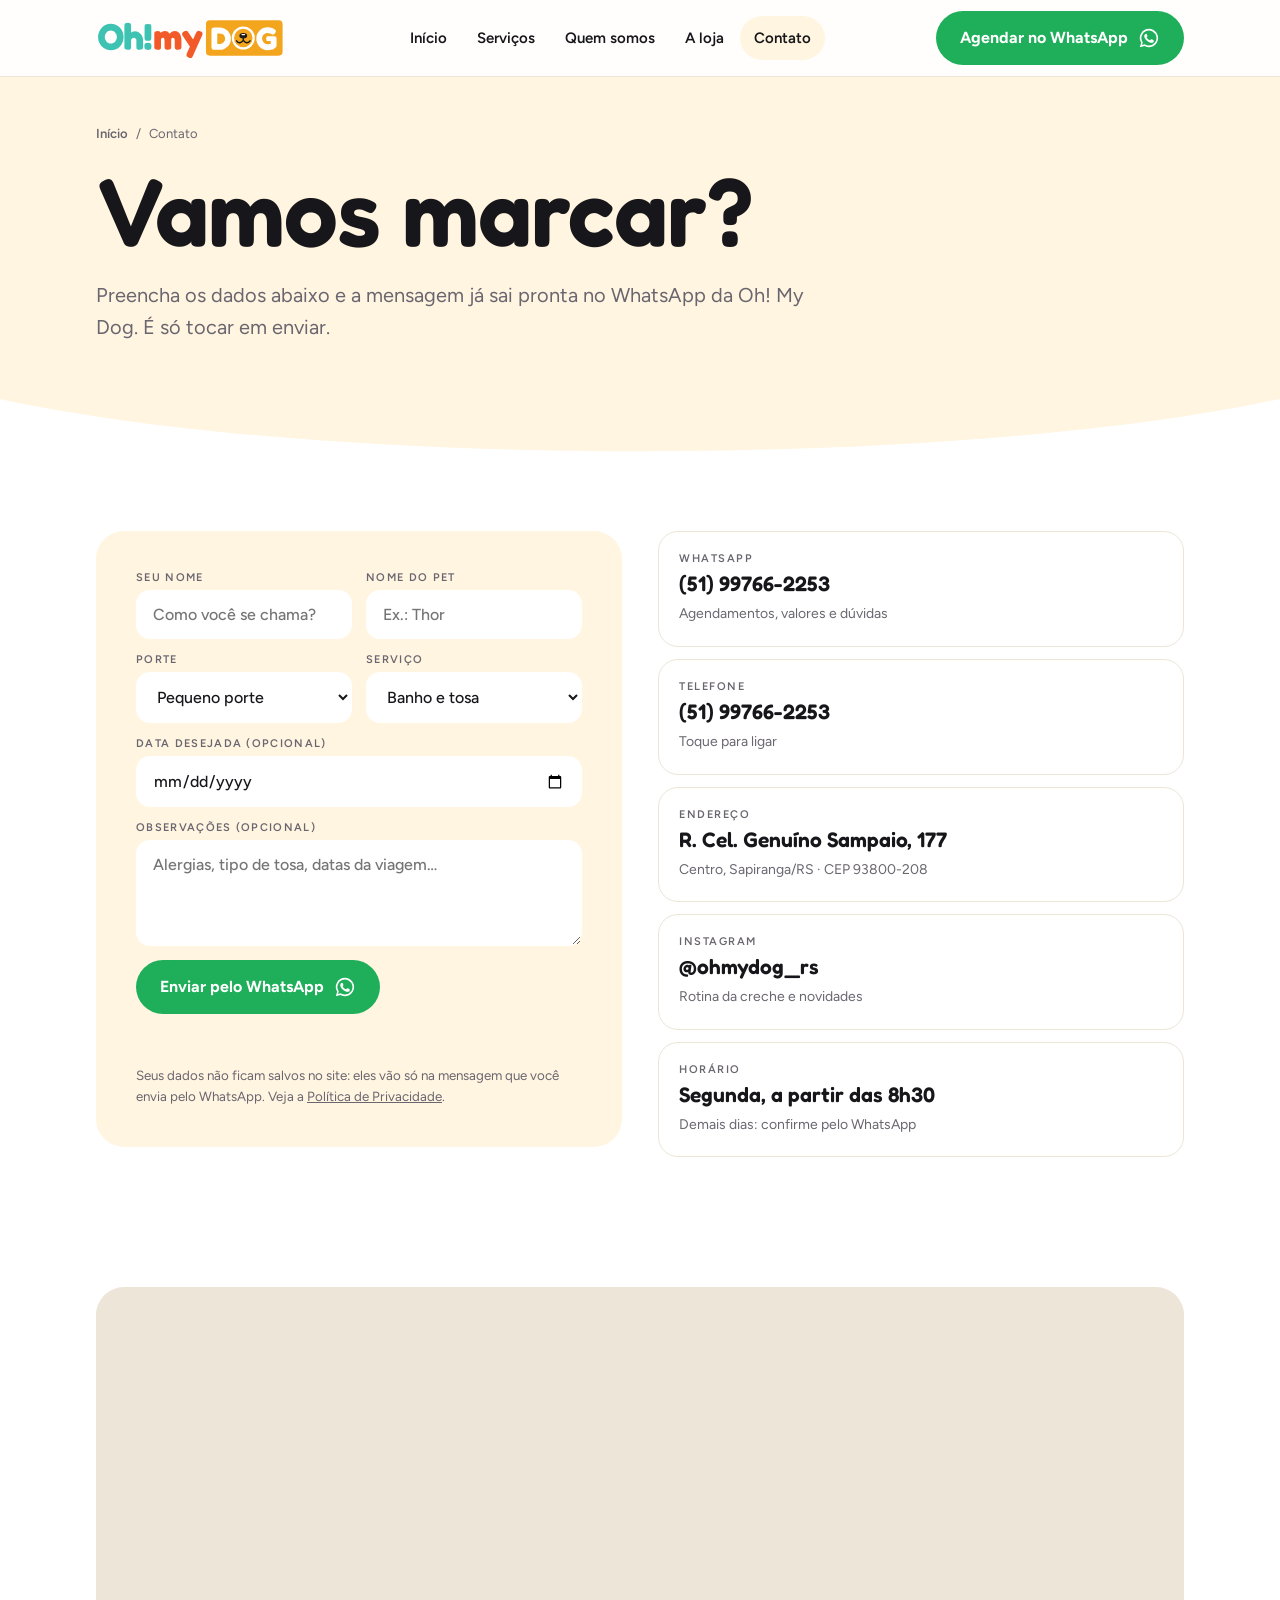
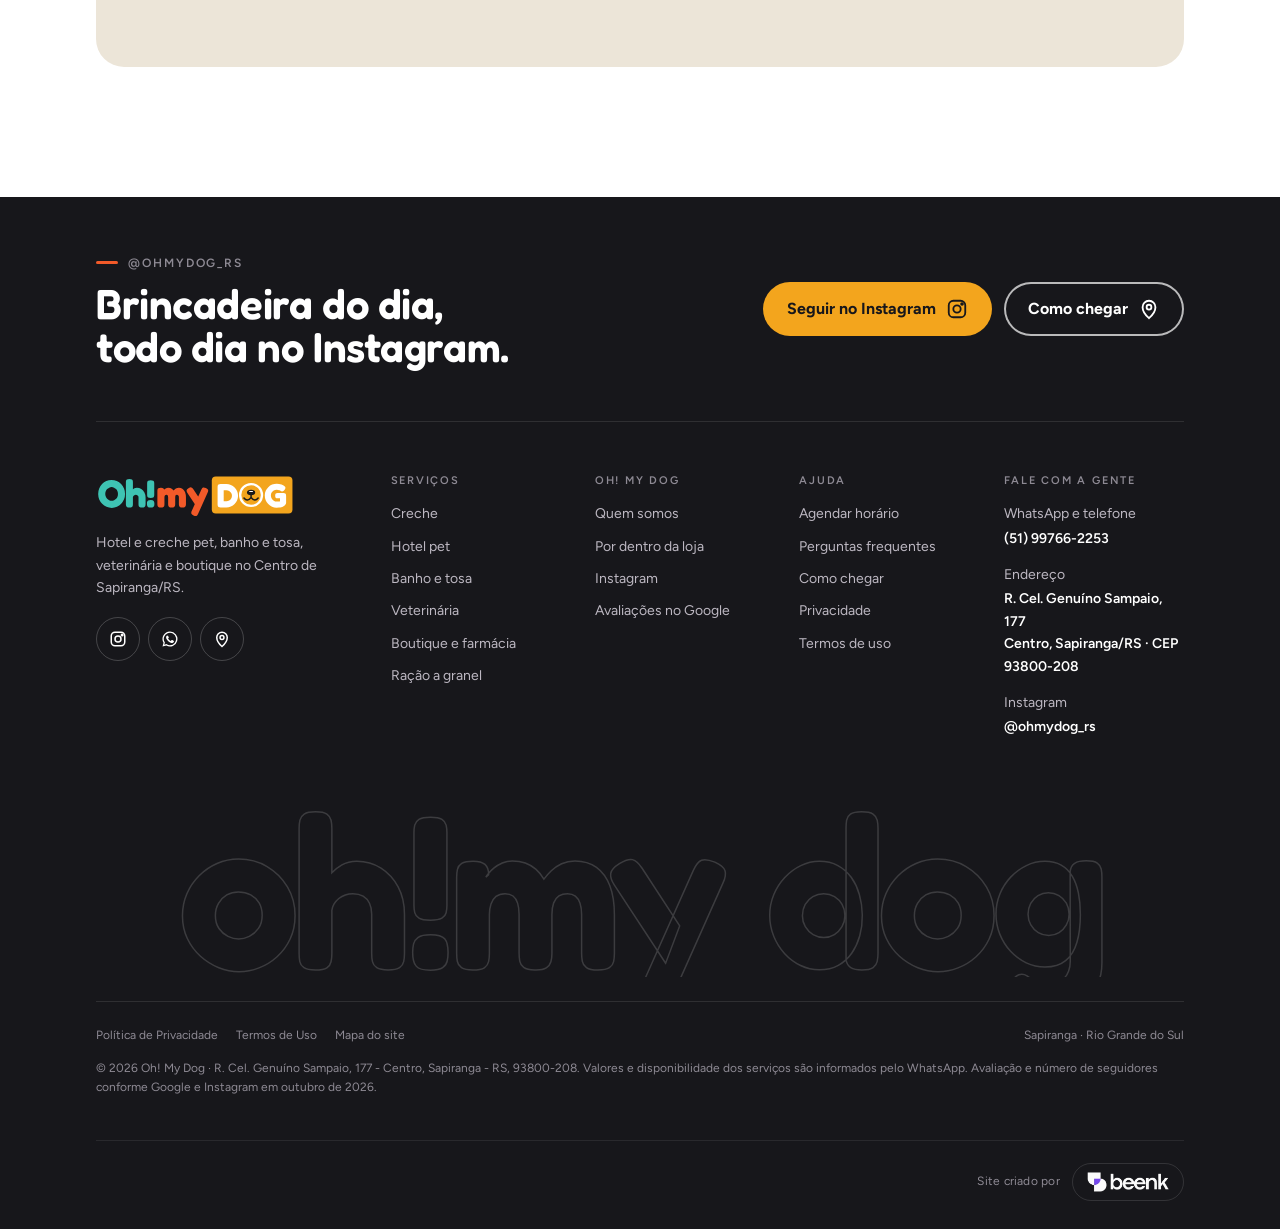
<file: contato.html>
<!doctype html>
<html lang="pt-BR">
<head>
<meta charset="utf-8">
<meta name="viewport" content="width=device-width, initial-scale=1, viewport-fit=cover">
<title>Contato e agendamento | Oh! My Dog Sapiranga</title>
<meta name="description" content="Agende creche, hotel, banho e tosa ou consulta veterinária na Oh! My Dog pelo WhatsApp (51) 99766-2253. R. Cel. Genuíno Sampaio, 177, Centro, Sapiranga/RS.">
<link rel="canonical" href="https://ohmydog-rho.vercel.app/contato">
<meta name="robots" content="index, follow, max-image-preview:large">
<meta name="theme-color" content="#17171B">
<meta name="author" content="Beenk — beenk.com.br">
<meta name="geo.region" content="BR-RS">
<meta name="geo.placename" content="Sapiranga">
<meta property="og:type" content="website">
<meta property="og:locale" content="pt_BR">
<meta property="og:site_name" content="Oh! My Dog">
<meta property="og:title" content="Contato e agendamento | Oh! My Dog Sapiranga">
<meta property="og:description" content="Agende creche, hotel, banho e tosa ou consulta veterinária na Oh! My Dog pelo WhatsApp (51) 99766-2253. R. Cel. Genuíno Sampaio, 177, Centro, Sapiranga/RS.">
<meta property="og:url" content="https://ohmydog-rho.vercel.app/contato">
<meta property="og:image" content="https://ohmydog-rho.vercel.app/img/og-oh-my-dog-sapiranga.jpg">
<meta property="og:image:width" content="1200">
<meta property="og:image:height" content="630">
<meta property="og:image:alt" content="Mascote da Oh! My Dog acenando em frente à loja em Sapiranga">
<meta name="twitter:card" content="summary_large_image">
<meta name="twitter:title" content="Contato e agendamento | Oh! My Dog Sapiranga">
<meta name="twitter:description" content="Agende creche, hotel, banho e tosa ou consulta veterinária na Oh! My Dog pelo WhatsApp (51) 99766-2253. R. Cel. Genuíno Sampaio, 177, Centro, Sapiranga/RS.">
<meta name="twitter:image" content="https://ohmydog-rho.vercel.app/img/og-oh-my-dog-sapiranga.jpg">
<link rel="icon" href="/favicon.ico" sizes="any">
<link rel="icon" href="/img/icon.svg" type="image/svg+xml">
<link rel="apple-touch-icon" href="/apple-touch-icon.png">
<link rel="manifest" href="/site.webmanifest">
<link rel="preconnect" href="https://fonts.googleapis.com">
<link rel="preconnect" href="https://fonts.gstatic.com" crossorigin>
<link rel="stylesheet" href="https://fonts.googleapis.com/css2?family=Figtree:wght@400;500;600;700&family=Fredoka:wght@500;600&display=swap">
<link rel="stylesheet" href="/assets/style.css?v=2">
<script type="application/ld+json">[{"@context": "https://schema.org", "@type": "PetStore", "@id": "https://ohmydog-rho.vercel.app/#negocio", "name": "Oh! My Dog", "alternateName": "Oh My Dog Sapiranga", "description": "Pet shop em Sapiranga/RS com hotel e creche pet, banho e tosa, veterinária, boutique e ração a granel.", "url": "https://ohmydog-rho.vercel.app/", "logo": "https://ohmydog-rho.vercel.app/img/icon-512.png", "image": ["https://ohmydog-rho.vercel.app/img/og-oh-my-dog-sapiranga.jpg", "https://ohmydog-rho.vercel.app/img/boutique.webp", "https://ohmydog-rho.vercel.app/img/banho.webp"], "telephone": "+5551997662253", "address": {"@type": "PostalAddress", "streetAddress": "R. Cel. Genuíno Sampaio, 177 - Centro", "addressLocality": "Sapiranga", "addressRegion": "RS", "postalCode": "93800-208", "addressCountry": "BR"}, "hasMap": "https://www.google.com/maps/search/?api=1&query=Oh%21%20My%20Dog%2C%20R.%20Cel.%20Genu%C3%ADno%20Sampaio%2C%20177%20-%20Centro%2C%20Sapiranga%20-%20RS%2C%2093800-208", "areaServed": {"@type": "City", "name": "Sapiranga"}, "sameAs": ["https://www.instagram.com/ohmydog_rs/"], "contactPoint": {"@type": "ContactPoint", "telephone": "+5551997662253", "contactType": "customer service", "availableLanguage": "Portuguese"}, "makesOffer": [{"@type": "Offer", "itemOffered": {"@type": "Service", "name": "Creche para cães"}}, {"@type": "Offer", "itemOffered": {"@type": "Service", "name": "Hotel para pets"}}, {"@type": "Offer", "itemOffered": {"@type": "Service", "name": "Banho e tosa"}}, {"@type": "Offer", "itemOffered": {"@type": "Service", "name": "Atendimento veterinário"}}, {"@type": "Offer", "itemOffered": {"@type": "Service", "name": "Boutique e farmácia pet"}}, {"@type": "Offer", "itemOffered": {"@type": "Service", "name": "Ração a granel"}}]}, {"@context": "https://schema.org", "@type": "BreadcrumbList", "itemListElement": [{"@type": "ListItem", "position": 1, "name": "Início", "item": "https://ohmydog-rho.vercel.app/"}, {"@type": "ListItem", "position": 2, "name": "Contato", "item": "https://ohmydog-rho.vercel.app/contato"}]}]</script>
</head>
<body>
<a class="skip" href="#conteudo">Pular para o conteúdo</a>
<div id="progress" aria-hidden="true"></div>
<header class="hdr solid" id="hdr"><div class="wrap bar">
<a href="/" class="brand" aria-label="Oh! My Dog, página inicial"><img src="/img/logo.svg" alt="Oh! My Dog" width="210" height="45"></a>
<nav class="nav" aria-label="Principal"><a href="/">Início</a><a href="/servicos">Serviços</a><a href="/sobre">Quem somos</a><a href="/#por-dentro">A loja</a><a href="/contato" aria-current="page">Contato</a></nav>
<a href="https://wa.me/5551997662253?text=Ol%C3%A1%2C%20Oh%21%20My%20Dog%21%20Vim%20pelo%20site%20e%20quero%20agendar%20um%20hor%C3%A1rio%20para%20o%20meu%20pet." target="_blank" rel="noopener" class="btn wa hdr-cta"><span>Agendar no WhatsApp</span><span class="ico"><svg viewBox="0 0 24 24" aria-hidden="true" fill="currentColor"><path d="M12 2a10 10 0 0 0-8.6 15.1L2 22l5-1.3A10 10 0 1 0 12 2zm0 18.2c-1.5 0-3-.4-4.3-1.2l-.3-.2-3 .8.8-2.9-.2-.3A8.2 8.2 0 1 1 12 20.2zm4.5-6.1c-.2-.1-1.5-.7-1.7-.8-.2-.1-.4-.1-.6.1l-.8 1c-.1.2-.3.2-.5.1a6.7 6.7 0 0 1-3.3-2.9c-.3-.4.2-.4.7-1.4.1-.2 0-.3 0-.5l-.8-1.8c-.2-.5-.4-.4-.6-.4h-.5c-.2 0-.5.1-.7.3-.2.3-.9.9-.9 2.2s.9 2.5 1.1 2.7c.1.2 1.8 2.8 4.4 3.9 1.6.7 2.3.8 3.1.6.5-.1 1.5-.6 1.7-1.2.2-.6.2-1.1.2-1.2-.1-.1-.3-.2-.5-.3z"/></svg></span></a>
<button class="burger" id="burger" aria-label="Abrir menu" aria-expanded="false" aria-controls="menu"><span></span><span></span><span></span></button>
</div></header>
<div class="menu" id="menu" aria-label="Menu">
<img class="face" src="/img/icon.svg" alt="" aria-hidden="true">
<div class="top"><a href="/" aria-label="Oh! My Dog, página inicial"><img src="/img/logo.svg" alt="Oh! My Dog" width="168" height="36"></a></div>
<nav aria-label="Menu principal"><a href="/">Início <small>Home</small></a><a href="/servicos">Serviços <small>6 serviços</small></a><a href="/sobre">Quem somos <small>Sapiranga/RS</small></a><a href="/#por-dentro">A loja <small>Fotos</small></a><a href="/contato" aria-current="page">Contato <small>WhatsApp</small></a></nav>
<div class="foot">
<a href="https://wa.me/5551997662253?text=Ol%C3%A1%2C%20Oh%21%20My%20Dog%21%20Vim%20pelo%20site%20e%20quero%20agendar%20um%20hor%C3%A1rio%20para%20o%20meu%20pet." target="_blank" rel="noopener" class="btn wa"><span>Agendar no WhatsApp</span><span class="ico"><svg viewBox="0 0 24 24" aria-hidden="true" fill="currentColor"><path d="M12 2a10 10 0 0 0-8.6 15.1L2 22l5-1.3A10 10 0 1 0 12 2zm0 18.2c-1.5 0-3-.4-4.3-1.2l-.3-.2-3 .8.8-2.9-.2-.3A8.2 8.2 0 1 1 12 20.2zm4.5-6.1c-.2-.1-1.5-.7-1.7-.8-.2-.1-.4-.1-.6.1l-.8 1c-.1.2-.3.2-.5.1a6.7 6.7 0 0 1-3.3-2.9c-.3-.4.2-.4.7-1.4.1-.2 0-.3 0-.5l-.8-1.8c-.2-.5-.4-.4-.6-.4h-.5c-.2 0-.5.1-.7.3-.2.3-.9.9-.9 2.2s.9 2.5 1.1 2.7c.1.2 1.8 2.8 4.4 3.9 1.6.7 2.3.8 3.1.6.5-.1 1.5-.6 1.7-1.2.2-.6.2-1.1.2-1.2-.1-.1-.3-.2-.5-.3z"/></svg></span></a>
<div class="meta"><a href="tel:+5551997662253">(51) 99766-2253</a><a href="https://www.google.com/maps/search/?api=1&query=Oh%21%20My%20Dog%2C%20R.%20Cel.%20Genu%C3%ADno%20Sampaio%2C%20177%20-%20Centro%2C%20Sapiranga%20-%20RS%2C%2093800-208" target="_blank" rel="noopener">R. Cel. Genuíno Sampaio, 177 · Centro</a></div>
</div>
</div>
<main id="conteudo">
<section class="page-hero"><div class="wrap"><nav class="crumbs" aria-label="Você está em"><a href="/">Início</a><span aria-hidden="true">/</span><span>Contato</span></nav><h1>Vamos marcar?</h1><p class="lead">Preencha os dados abaixo e a mensagem já sai pronta no WhatsApp da Oh! My Dog. É só tocar em enviar.</p></div><svg class="tail" viewBox="0 0 1440 90" preserveAspectRatio="none" aria-hidden="true"><path d="M0 0h1440v20C1080 90 360 90 0 20z" fill="#FFF5E0"/></svg></section>
<section class="sec" style="padding-top:clamp(36px,6vw,64px)"><div class="wrap split">
<form class="form" id="agendar" novalidate>
<div class="two"><div class="field"><label for="f-nome">Seu nome</label><input id="f-nome" autocomplete="name" required placeholder="Como você se chama?"></div><div class="field"><label for="f-pet">Nome do pet</label><input id="f-pet" required placeholder="Ex.: Thor"></div></div>
<div class="two"><div class="field"><label for="f-porte">Porte</label><select id="f-porte"><option>Pequeno porte</option><option>Médio porte</option><option>Grande porte</option></select></div><div class="field"><label for="f-svc">Serviço</label><select id="f-svc"><option>Banho e tosa</option><option>Creche</option><option>Hotel</option><option>Consulta veterinária</option><option>Boutique / ração</option></select></div></div>
<div class="field"><label for="f-data">Data desejada (opcional)</label><input id="f-data" type="date"></div>
<div class="field"><label for="f-obs">Observações (opcional)</label><textarea id="f-obs" rows="4" placeholder="Alergias, tipo de tosa, datas da viagem…"></textarea></div>
<button class="btn wa" type="submit" style="justify-self:start"><span>Enviar pelo WhatsApp</span><span class="ico"><svg viewBox="0 0 24 24" aria-hidden="true" fill="currentColor"><path d="M12 2a10 10 0 0 0-8.6 15.1L2 22l5-1.3A10 10 0 1 0 12 2zm0 18.2c-1.5 0-3-.4-4.3-1.2l-.3-.2-3 .8.8-2.9-.2-.3A8.2 8.2 0 1 1 12 20.2zm4.5-6.1c-.2-.1-1.5-.7-1.7-.8-.2-.1-.4-.1-.6.1l-.8 1c-.1.2-.3.2-.5.1a6.7 6.7 0 0 1-3.3-2.9c-.3-.4.2-.4.7-1.4.1-.2 0-.3 0-.5l-.8-1.8c-.2-.5-.4-.4-.6-.4h-.5c-.2 0-.5.1-.7.3-.2.3-.9.9-.9 2.2s.9 2.5 1.1 2.7c.1.2 1.8 2.8 4.4 3.9 1.6.7 2.3.8 3.1.6.5-.1 1.5-.6 1.7-1.2.2-.6.2-1.1.2-1.2-.1-.1-.3-.2-.5-.3z"/></svg></span></button>
<p class="msg" id="f-msg" role="status"></p>
<small>Seus dados não ficam salvos no site: eles vão só na mensagem que você envia pelo WhatsApp. Veja a <a href="/privacidade">Política de Privacidade</a>.</small>
</form>
<div class="info-cards" data-r>
<a href="https://wa.me/5551997662253?text=Ol%C3%A1%2C%20Oh%21%20My%20Dog%21%20Vim%20pelo%20site%20e%20quero%20agendar%20um%20hor%C3%A1rio%20para%20o%20meu%20pet." target="_blank" rel="noopener"><span>WhatsApp</span><b>(51) 99766-2253</b><small>Agendamentos, valores e dúvidas</small></a>
<a href="tel:+5551997662253"><span>Telefone</span><b>(51) 99766-2253</b><small>Toque para ligar</small></a>
<a href="https://www.google.com/maps/search/?api=1&query=Oh%21%20My%20Dog%2C%20R.%20Cel.%20Genu%C3%ADno%20Sampaio%2C%20177%20-%20Centro%2C%20Sapiranga%20-%20RS%2C%2093800-208" target="_blank" rel="noopener"><span>Endereço</span><b>R. Cel. Genuíno Sampaio, 177</b><small>Centro, Sapiranga/RS · CEP 93800-208</small></a>
<a href="https://www.instagram.com/ohmydog_rs/" target="_blank" rel="noopener"><span>Instagram</span><b>@ohmydog_rs</b><small>Rotina da creche e novidades</small></a>
<div><span>Horário</span><b>Segunda, a partir das 8h30</b><small>Demais dias: confirme pelo WhatsApp</small></div>
</div>
</div></section>
<section class="sec" style="padding-top:0"><div class="wrap"><div class="map" data-r style="min-height:380px"><iframe src="https://www.google.com/maps?q=Oh%21%20My%20Dog%2C%20R.%20Cel.%20Genu%C3%ADno%20Sampaio%2C%20177%20-%20Centro%2C%20Sapiranga%20-%20RS%2C%2093800-208&z=16&output=embed" title="Mapa da Oh! My Dog em Sapiranga" loading="lazy" referrerpolicy="no-referrer-when-downgrade" allowfullscreen></iframe></div></div></section>
</main>
<footer class="ftr"><div class="wrap">
<div class="top"><div><span class="eyebrow" style="color:#8E8A94">@ohmydog_rs</span><h2 style="margin-top:10px">Brincadeira do dia, todo dia no Instagram.</h2></div><div class="ctas"><a href="https://www.instagram.com/ohmydog_rs/" target="_blank" rel="noopener" class="btn amber"><span>Seguir no Instagram</span><span class="ico"><svg viewBox="0 0 24 24" aria-hidden="true" fill="none" stroke="currentColor" stroke-width="2"><rect x="3" y="3" width="18" height="18" rx="5"/><circle cx="12" cy="12" r="4"/><circle cx="17.5" cy="6.5" r="1" fill="currentColor"/></svg></span></a><a href="https://www.google.com/maps/dir/?api=1&destination=R.%20Cel.%20Genu%C3%ADno%20Sampaio%2C%20177%20-%20Centro%2C%20Sapiranga%20-%20RS%2C%2093800-208" target="_blank" rel="noopener" class="btn ghost-light"><span>Como chegar</span><span class="ico"><svg viewBox="0 0 24 24" aria-hidden="true" fill="none" stroke="currentColor" stroke-width="2"><path d="M12 22s7-6.2 7-12a7 7 0 0 0-14 0c0 5.8 7 12 7 12z"/><circle cx="12" cy="10" r="2.6"/></svg></span></a></div></div>
<div class="cols">
<div class="about"><a href="/" aria-label="Oh! My Dog, página inicial"><img src="/img/logo.svg" alt="Oh! My Dog" width="196" height="42" loading="lazy"></a><p>Hotel e creche pet, banho e tosa, veterinária e boutique no Centro de Sapiranga/RS.</p>
<div class="social"><a href="https://www.instagram.com/ohmydog_rs/" target="_blank" rel="noopener" aria-label="Instagram @ohmydog_rs"><svg viewBox="0 0 24 24" aria-hidden="true" fill="none" stroke="currentColor" stroke-width="2"><rect x="3" y="3" width="18" height="18" rx="5"/><circle cx="12" cy="12" r="4"/><circle cx="17.5" cy="6.5" r="1" fill="currentColor"/></svg></a><a href="https://wa.me/5551997662253?text=Ol%C3%A1%2C%20Oh%21%20My%20Dog%21%20Vim%20pelo%20site%20e%20quero%20agendar%20um%20hor%C3%A1rio%20para%20o%20meu%20pet." target="_blank" rel="noopener" aria-label="WhatsApp"><svg viewBox="0 0 24 24" aria-hidden="true" fill="currentColor"><path d="M12 2a10 10 0 0 0-8.6 15.1L2 22l5-1.3A10 10 0 1 0 12 2zm0 18.2c-1.5 0-3-.4-4.3-1.2l-.3-.2-3 .8.8-2.9-.2-.3A8.2 8.2 0 1 1 12 20.2zm4.5-6.1c-.2-.1-1.5-.7-1.7-.8-.2-.1-.4-.1-.6.1l-.8 1c-.1.2-.3.2-.5.1a6.7 6.7 0 0 1-3.3-2.9c-.3-.4.2-.4.7-1.4.1-.2 0-.3 0-.5l-.8-1.8c-.2-.5-.4-.4-.6-.4h-.5c-.2 0-.5.1-.7.3-.2.3-.9.9-.9 2.2s.9 2.5 1.1 2.7c.1.2 1.8 2.8 4.4 3.9 1.6.7 2.3.8 3.1.6.5-.1 1.5-.6 1.7-1.2.2-.6.2-1.1.2-1.2-.1-.1-.3-.2-.5-.3z"/></svg></a><a href="https://www.google.com/maps/search/?api=1&query=Oh%21%20My%20Dog%2C%20R.%20Cel.%20Genu%C3%ADno%20Sampaio%2C%20177%20-%20Centro%2C%20Sapiranga%20-%20RS%2C%2093800-208" target="_blank" rel="noopener" aria-label="Oh! My Dog no Google Maps"><svg viewBox="0 0 24 24" aria-hidden="true" fill="none" stroke="currentColor" stroke-width="2"><path d="M12 22s7-6.2 7-12a7 7 0 0 0-14 0c0 5.8 7 12 7 12z"/><circle cx="12" cy="10" r="2.6"/></svg></a></div></div>
<div><h3>Serviços</h3><ul><li><a href="/servicos#creche">Creche</a></li><li><a href="/servicos#hotel">Hotel pet</a></li><li><a href="/servicos#banho-e-tosa">Banho e tosa</a></li><li><a href="/servicos#veterinaria">Veterinária</a></li><li><a href="/servicos#boutique">Boutique e farmácia</a></li><li><a href="/servicos#racao-a-granel">Ração a granel</a></li></ul></div>
<div><h3>Oh! My Dog</h3><ul><li><a href="/sobre">Quem somos</a></li><li><a href="/#por-dentro">Por dentro da loja</a></li><li><a href="https://www.instagram.com/ohmydog_rs/" target="_blank" rel="noopener">Instagram</a></li><li><a href="https://www.google.com/maps/search/?api=1&query=Oh%21%20My%20Dog%2C%20R.%20Cel.%20Genu%C3%ADno%20Sampaio%2C%20177%20-%20Centro%2C%20Sapiranga%20-%20RS%2C%2093800-208" target="_blank" rel="noopener">Avaliações no Google</a></li></ul></div>
<div><h3>Ajuda</h3><ul><li><a href="/contato">Agendar horário</a></li><li><a href="/#perguntas">Perguntas frequentes</a></li><li><a href="https://www.google.com/maps/dir/?api=1&destination=R.%20Cel.%20Genu%C3%ADno%20Sampaio%2C%20177%20-%20Centro%2C%20Sapiranga%20-%20RS%2C%2093800-208" target="_blank" rel="noopener">Como chegar</a></li><li><a href="/privacidade">Privacidade</a></li><li><a href="/termos">Termos de uso</a></li></ul></div>
<div><h3>Fale com a gente</h3><div style="display:grid;gap:14px">
<div class="contact-line"><span>WhatsApp e telefone</span><a href="https://wa.me/5551997662253?text=Ol%C3%A1%2C%20Oh%21%20My%20Dog%21%20Vim%20pelo%20site%20e%20quero%20agendar%20um%20hor%C3%A1rio%20para%20o%20meu%20pet." target="_blank" rel="noopener">(51) 99766-2253</a></div>
<div class="contact-line"><span>Endereço</span><a href="https://www.google.com/maps/search/?api=1&query=Oh%21%20My%20Dog%2C%20R.%20Cel.%20Genu%C3%ADno%20Sampaio%2C%20177%20-%20Centro%2C%20Sapiranga%20-%20RS%2C%2093800-208" target="_blank" rel="noopener">R. Cel. Genuíno Sampaio, 177<br>Centro, Sapiranga/RS · CEP 93800-208</a></div>
<div class="contact-line"><span>Instagram</span><a href="https://www.instagram.com/ohmydog_rs/" target="_blank" rel="noopener">@ohmydog_rs</a></div>
</div></div>
</div>
<div class="giant" aria-hidden="true">oh!my dog</div>
<div class="legal">
<div class="row"><nav aria-label="Links legais"><a href="/privacidade">Política de Privacidade</a><a href="/termos">Termos de Uso</a><a href="/sitemap.xml">Mapa do site</a></nav><span>Sapiranga · Rio Grande do Sul</span></div>
<p>© 2026 Oh! My Dog · R. Cel. Genuíno Sampaio, 177 - Centro, Sapiranga - RS, 93800-208. Valores e disponibilidade dos serviços são informados pelo WhatsApp. Avaliação e número de seguidores conforme Google e Instagram em outubro de 2026.</p>
<div class="credit"><span>Site criado por</span><a href="https://beenk.com.br" target="_blank" rel="noopener" aria-label="Beenk (beenk.com.br), abre em nova aba"><img src="/img/beenk.png" alt="Beenk" width="82" height="20" loading="lazy"></a></div>
</div>
</div></footer>
<nav class="dock" id="dock" aria-label="Ações rápidas"><a href="https://www.google.com/maps/dir/?api=1&destination=R.%20Cel.%20Genu%C3%ADno%20Sampaio%2C%20177%20-%20Centro%2C%20Sapiranga%20-%20RS%2C%2093800-208" target="_blank" rel="noopener"><svg viewBox="0 0 24 24" aria-hidden="true" fill="none" stroke="currentColor" stroke-width="2"><path d="M12 22s7-6.2 7-12a7 7 0 0 0-14 0c0 5.8 7 12 7 12z"/><circle cx="12" cy="10" r="2.6"/></svg>Como chegar</a><a href="https://wa.me/5551997662253?text=Ol%C3%A1%2C%20Oh%21%20My%20Dog%21%20Vim%20pelo%20site%20e%20quero%20agendar%20um%20hor%C3%A1rio%20para%20o%20meu%20pet." target="_blank" rel="noopener" class="main"><svg viewBox="0 0 24 24" aria-hidden="true" fill="currentColor"><path d="M12 2a10 10 0 0 0-8.6 15.1L2 22l5-1.3A10 10 0 1 0 12 2zm0 18.2c-1.5 0-3-.4-4.3-1.2l-.3-.2-3 .8.8-2.9-.2-.3A8.2 8.2 0 1 1 12 20.2zm4.5-6.1c-.2-.1-1.5-.7-1.7-.8-.2-.1-.4-.1-.6.1l-.8 1c-.1.2-.3.2-.5.1a6.7 6.7 0 0 1-3.3-2.9c-.3-.4.2-.4.7-1.4.1-.2 0-.3 0-.5l-.8-1.8c-.2-.5-.4-.4-.6-.4h-.5c-.2 0-.5.1-.7.3-.2.3-.9.9-.9 2.2s.9 2.5 1.1 2.7c.1.2 1.8 2.8 4.4 3.9 1.6.7 2.3.8 3.1.6.5-.1 1.5-.6 1.7-1.2.2-.6.2-1.1.2-1.2-.1-.1-.3-.2-.5-.3z"/></svg>WhatsApp</a></nav>
<script src="/assets/app.js?v=2" defer></script>
</body>
</html>
</file>
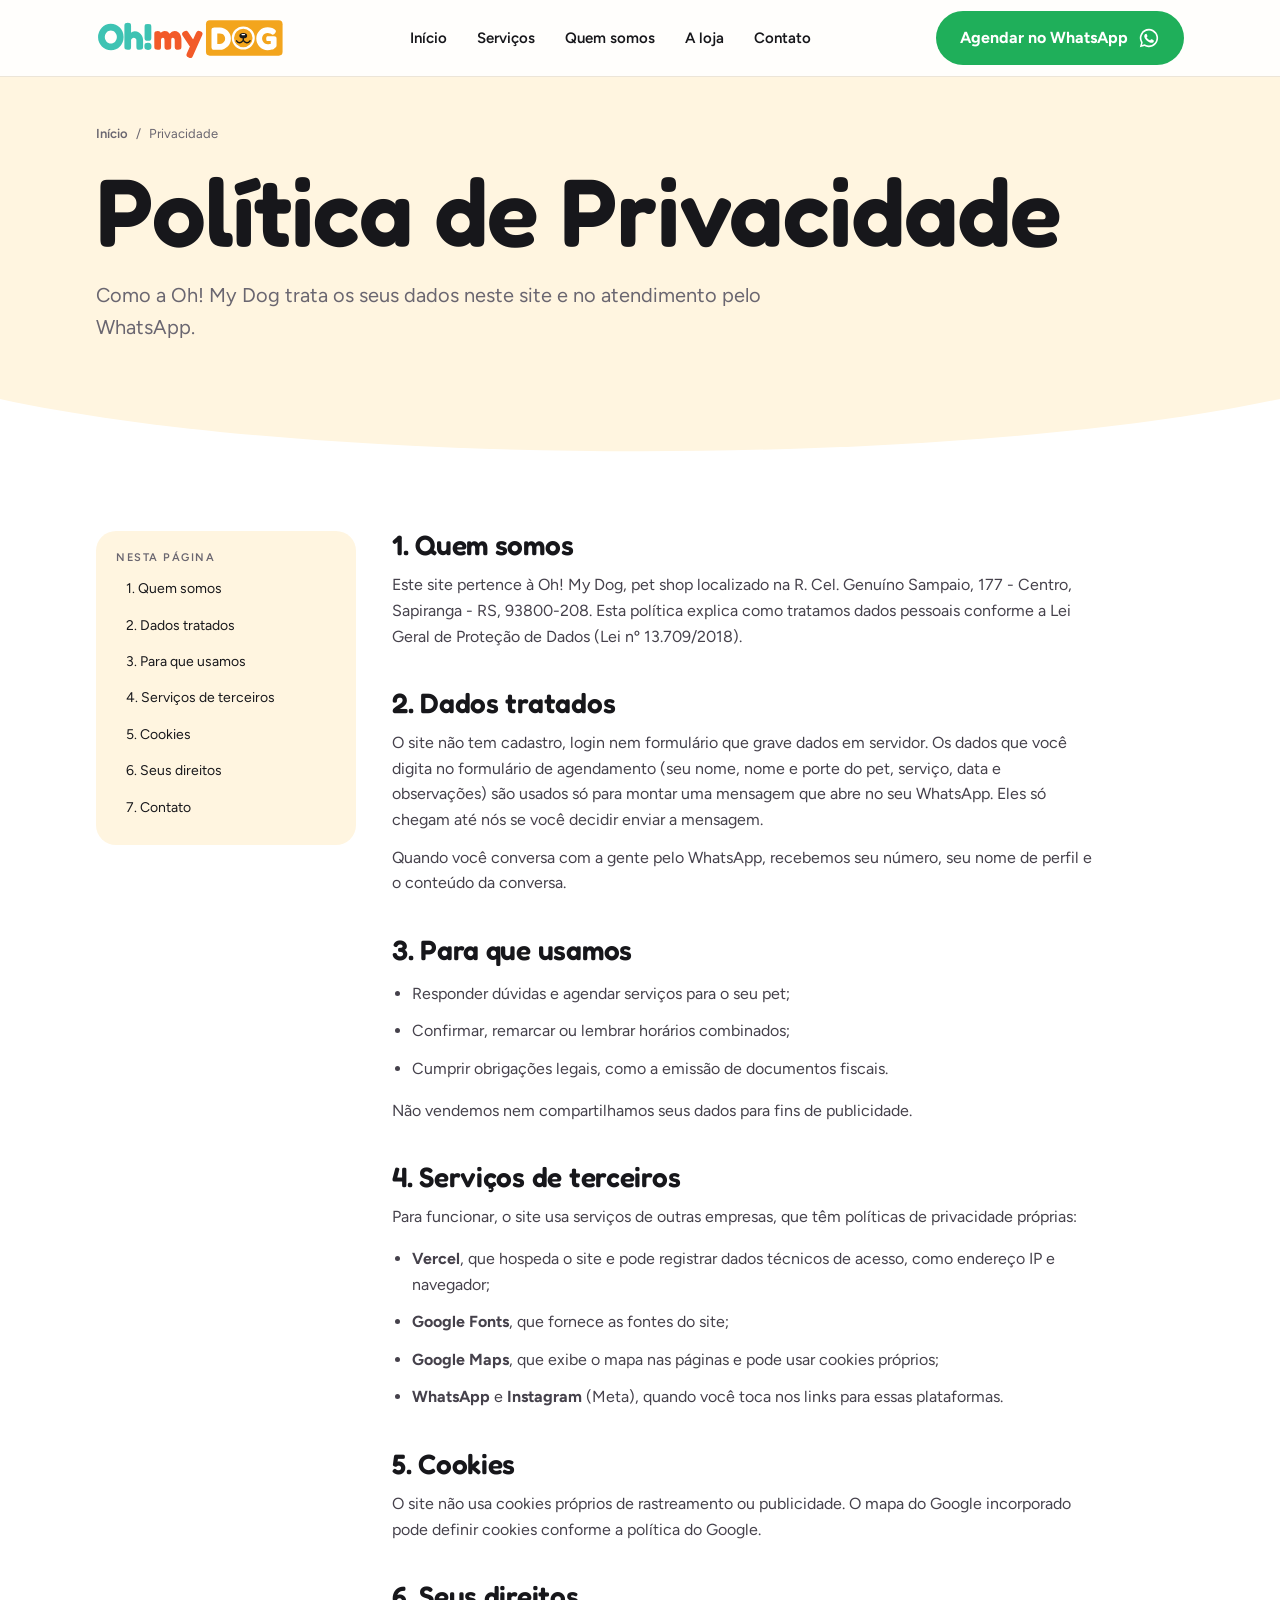
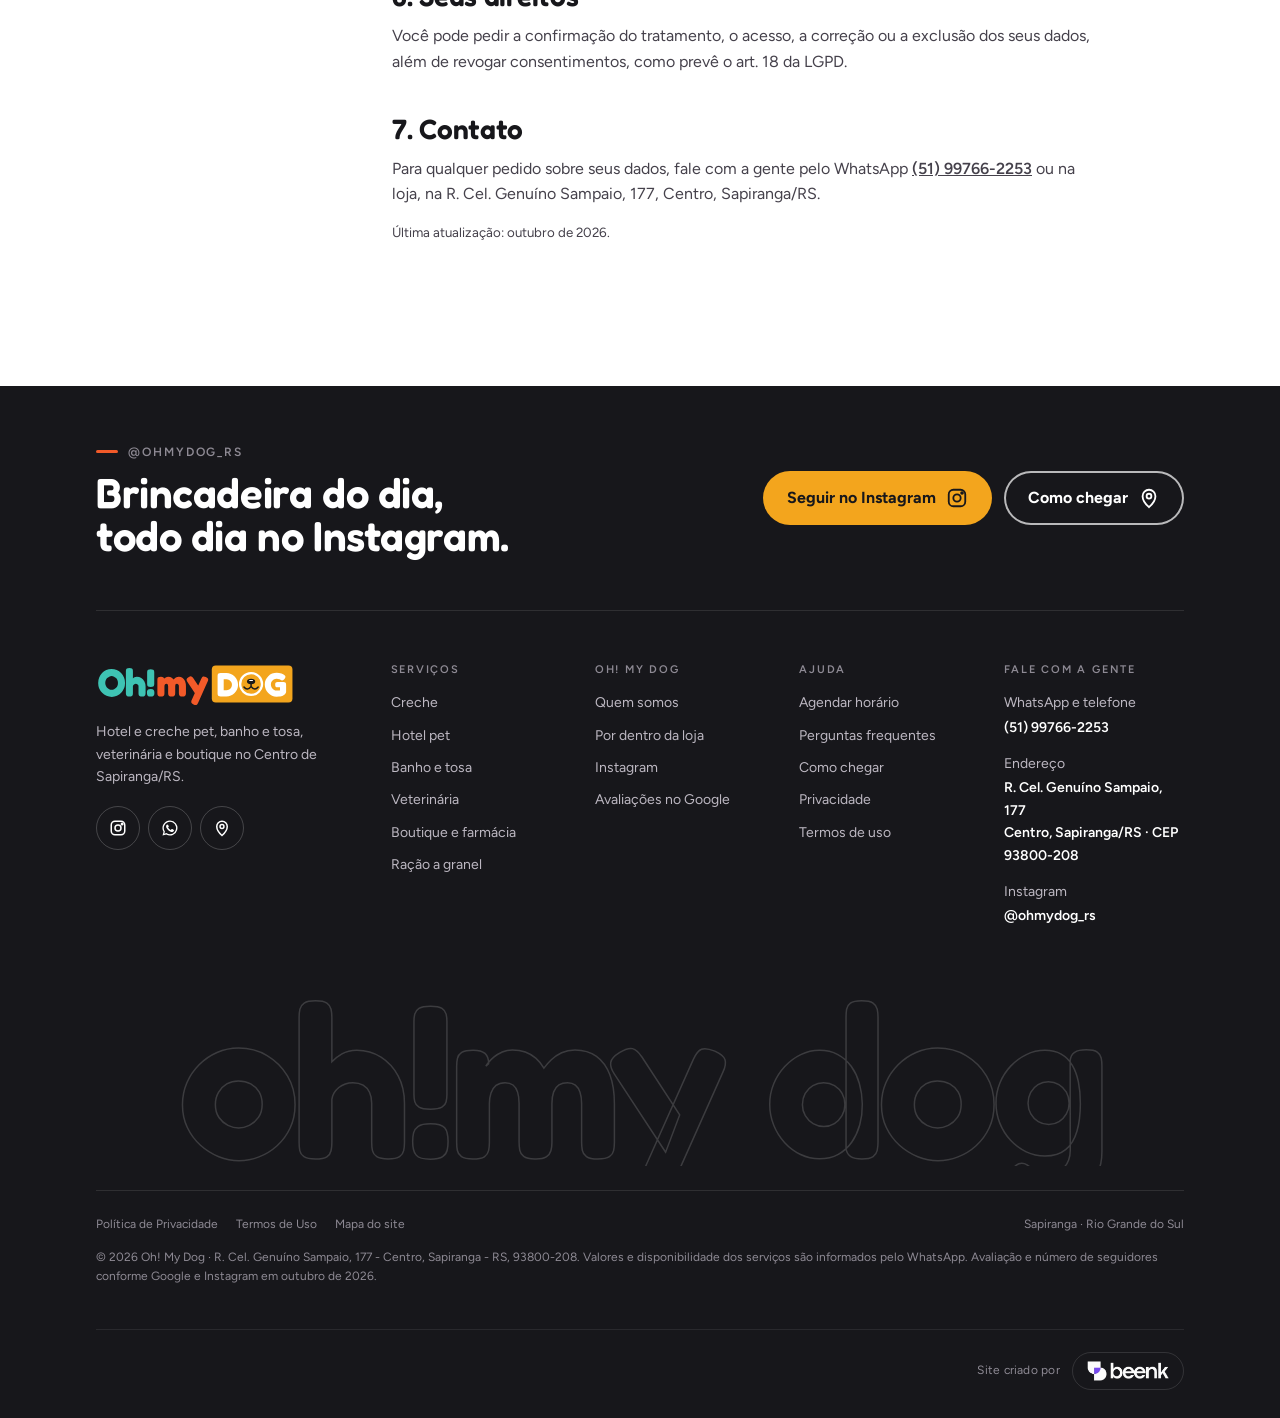
<file: privacidade.html>
<!doctype html>
<html lang="pt-BR">
<head>
<meta charset="utf-8">
<meta name="viewport" content="width=device-width, initial-scale=1, viewport-fit=cover">
<title>Política de Privacidade | Oh! My Dog Sapiranga</title>
<meta name="description" content="Saiba como a Oh! My Dog trata dados pessoais no site e no atendimento pelo WhatsApp, conforme a LGPD.">
<link rel="canonical" href="https://ohmydog-rho.vercel.app/privacidade">
<meta name="robots" content="index, follow, max-image-preview:large">
<meta name="theme-color" content="#17171B">
<meta name="author" content="Beenk — beenk.com.br">
<meta name="geo.region" content="BR-RS">
<meta name="geo.placename" content="Sapiranga">
<meta property="og:type" content="website">
<meta property="og:locale" content="pt_BR">
<meta property="og:site_name" content="Oh! My Dog">
<meta property="og:title" content="Política de Privacidade | Oh! My Dog Sapiranga">
<meta property="og:description" content="Saiba como a Oh! My Dog trata dados pessoais no site e no atendimento pelo WhatsApp, conforme a LGPD.">
<meta property="og:url" content="https://ohmydog-rho.vercel.app/privacidade">
<meta property="og:image" content="https://ohmydog-rho.vercel.app/img/og-oh-my-dog-sapiranga.jpg">
<meta property="og:image:width" content="1200">
<meta property="og:image:height" content="630">
<meta property="og:image:alt" content="Mascote da Oh! My Dog acenando em frente à loja em Sapiranga">
<meta name="twitter:card" content="summary_large_image">
<meta name="twitter:title" content="Política de Privacidade | Oh! My Dog Sapiranga">
<meta name="twitter:description" content="Saiba como a Oh! My Dog trata dados pessoais no site e no atendimento pelo WhatsApp, conforme a LGPD.">
<meta name="twitter:image" content="https://ohmydog-rho.vercel.app/img/og-oh-my-dog-sapiranga.jpg">
<link rel="icon" href="/favicon.ico" sizes="any">
<link rel="icon" href="/img/icon.svg" type="image/svg+xml">
<link rel="apple-touch-icon" href="/apple-touch-icon.png">
<link rel="manifest" href="/site.webmanifest">
<link rel="preconnect" href="https://fonts.googleapis.com">
<link rel="preconnect" href="https://fonts.gstatic.com" crossorigin>
<link rel="stylesheet" href="https://fonts.googleapis.com/css2?family=Figtree:wght@400;500;600;700&family=Fredoka:wght@500;600&display=swap">
<link rel="stylesheet" href="/assets/style.css?v=2">
<script type="application/ld+json">[{"@context": "https://schema.org", "@type": "PetStore", "@id": "https://ohmydog-rho.vercel.app/#negocio", "name": "Oh! My Dog", "alternateName": "Oh My Dog Sapiranga", "description": "Pet shop em Sapiranga/RS com hotel e creche pet, banho e tosa, veterinária, boutique e ração a granel.", "url": "https://ohmydog-rho.vercel.app/", "logo": "https://ohmydog-rho.vercel.app/img/icon-512.png", "image": ["https://ohmydog-rho.vercel.app/img/og-oh-my-dog-sapiranga.jpg", "https://ohmydog-rho.vercel.app/img/boutique.webp", "https://ohmydog-rho.vercel.app/img/banho.webp"], "telephone": "+5551997662253", "address": {"@type": "PostalAddress", "streetAddress": "R. Cel. Genuíno Sampaio, 177 - Centro", "addressLocality": "Sapiranga", "addressRegion": "RS", "postalCode": "93800-208", "addressCountry": "BR"}, "hasMap": "https://www.google.com/maps/search/?api=1&query=Oh%21%20My%20Dog%2C%20R.%20Cel.%20Genu%C3%ADno%20Sampaio%2C%20177%20-%20Centro%2C%20Sapiranga%20-%20RS%2C%2093800-208", "areaServed": {"@type": "City", "name": "Sapiranga"}, "sameAs": ["https://www.instagram.com/ohmydog_rs/"], "contactPoint": {"@type": "ContactPoint", "telephone": "+5551997662253", "contactType": "customer service", "availableLanguage": "Portuguese"}, "makesOffer": [{"@type": "Offer", "itemOffered": {"@type": "Service", "name": "Creche para cães"}}, {"@type": "Offer", "itemOffered": {"@type": "Service", "name": "Hotel para pets"}}, {"@type": "Offer", "itemOffered": {"@type": "Service", "name": "Banho e tosa"}}, {"@type": "Offer", "itemOffered": {"@type": "Service", "name": "Atendimento veterinário"}}, {"@type": "Offer", "itemOffered": {"@type": "Service", "name": "Boutique e farmácia pet"}}, {"@type": "Offer", "itemOffered": {"@type": "Service", "name": "Ração a granel"}}]}, {"@context": "https://schema.org", "@type": "BreadcrumbList", "itemListElement": [{"@type": "ListItem", "position": 1, "name": "Início", "item": "https://ohmydog-rho.vercel.app/"}, {"@type": "ListItem", "position": 2, "name": "Privacidade", "item": "https://ohmydog-rho.vercel.app/privacidade"}]}]</script>
</head>
<body>
<a class="skip" href="#conteudo">Pular para o conteúdo</a>
<div id="progress" aria-hidden="true"></div>
<header class="hdr solid" id="hdr"><div class="wrap bar">
<a href="/" class="brand" aria-label="Oh! My Dog, página inicial"><img src="/img/logo.svg" alt="Oh! My Dog" width="210" height="45"></a>
<nav class="nav" aria-label="Principal"><a href="/">Início</a><a href="/servicos">Serviços</a><a href="/sobre">Quem somos</a><a href="/#por-dentro">A loja</a><a href="/contato">Contato</a></nav>
<a href="https://wa.me/5551997662253?text=Ol%C3%A1%2C%20Oh%21%20My%20Dog%21%20Vim%20pelo%20site%20e%20quero%20agendar%20um%20hor%C3%A1rio%20para%20o%20meu%20pet." target="_blank" rel="noopener" class="btn wa hdr-cta"><span>Agendar no WhatsApp</span><span class="ico"><svg viewBox="0 0 24 24" aria-hidden="true" fill="currentColor"><path d="M12 2a10 10 0 0 0-8.6 15.1L2 22l5-1.3A10 10 0 1 0 12 2zm0 18.2c-1.5 0-3-.4-4.3-1.2l-.3-.2-3 .8.8-2.9-.2-.3A8.2 8.2 0 1 1 12 20.2zm4.5-6.1c-.2-.1-1.5-.7-1.7-.8-.2-.1-.4-.1-.6.1l-.8 1c-.1.2-.3.2-.5.1a6.7 6.7 0 0 1-3.3-2.9c-.3-.4.2-.4.7-1.4.1-.2 0-.3 0-.5l-.8-1.8c-.2-.5-.4-.4-.6-.4h-.5c-.2 0-.5.1-.7.3-.2.3-.9.9-.9 2.2s.9 2.5 1.1 2.7c.1.2 1.8 2.8 4.4 3.9 1.6.7 2.3.8 3.1.6.5-.1 1.5-.6 1.7-1.2.2-.6.2-1.1.2-1.2-.1-.1-.3-.2-.5-.3z"/></svg></span></a>
<button class="burger" id="burger" aria-label="Abrir menu" aria-expanded="false" aria-controls="menu"><span></span><span></span><span></span></button>
</div></header>
<div class="menu" id="menu" aria-label="Menu">
<img class="face" src="/img/icon.svg" alt="" aria-hidden="true">
<div class="top"><a href="/" aria-label="Oh! My Dog, página inicial"><img src="/img/logo.svg" alt="Oh! My Dog" width="168" height="36"></a></div>
<nav aria-label="Menu principal"><a href="/">Início <small>Home</small></a><a href="/servicos">Serviços <small>6 serviços</small></a><a href="/sobre">Quem somos <small>Sapiranga/RS</small></a><a href="/#por-dentro">A loja <small>Fotos</small></a><a href="/contato">Contato <small>WhatsApp</small></a></nav>
<div class="foot">
<a href="https://wa.me/5551997662253?text=Ol%C3%A1%2C%20Oh%21%20My%20Dog%21%20Vim%20pelo%20site%20e%20quero%20agendar%20um%20hor%C3%A1rio%20para%20o%20meu%20pet." target="_blank" rel="noopener" class="btn wa"><span>Agendar no WhatsApp</span><span class="ico"><svg viewBox="0 0 24 24" aria-hidden="true" fill="currentColor"><path d="M12 2a10 10 0 0 0-8.6 15.1L2 22l5-1.3A10 10 0 1 0 12 2zm0 18.2c-1.5 0-3-.4-4.3-1.2l-.3-.2-3 .8.8-2.9-.2-.3A8.2 8.2 0 1 1 12 20.2zm4.5-6.1c-.2-.1-1.5-.7-1.7-.8-.2-.1-.4-.1-.6.1l-.8 1c-.1.2-.3.2-.5.1a6.7 6.7 0 0 1-3.3-2.9c-.3-.4.2-.4.7-1.4.1-.2 0-.3 0-.5l-.8-1.8c-.2-.5-.4-.4-.6-.4h-.5c-.2 0-.5.1-.7.3-.2.3-.9.9-.9 2.2s.9 2.5 1.1 2.7c.1.2 1.8 2.8 4.4 3.9 1.6.7 2.3.8 3.1.6.5-.1 1.5-.6 1.7-1.2.2-.6.2-1.1.2-1.2-.1-.1-.3-.2-.5-.3z"/></svg></span></a>
<div class="meta"><a href="tel:+5551997662253">(51) 99766-2253</a><a href="https://www.google.com/maps/search/?api=1&query=Oh%21%20My%20Dog%2C%20R.%20Cel.%20Genu%C3%ADno%20Sampaio%2C%20177%20-%20Centro%2C%20Sapiranga%20-%20RS%2C%2093800-208" target="_blank" rel="noopener">R. Cel. Genuíno Sampaio, 177 · Centro</a></div>
</div>
</div>
<main id="conteudo">
<section class="page-hero"><div class="wrap"><nav class="crumbs" aria-label="Você está em"><a href="/">Início</a><span aria-hidden="true">/</span><span>Privacidade</span></nav><h1>Política de Privacidade</h1><p class="lead">Como a Oh! My Dog trata os seus dados neste site e no atendimento pelo WhatsApp.</p></div><svg class="tail" viewBox="0 0 1440 90" preserveAspectRatio="none" aria-hidden="true"><path d="M0 0h1440v20C1080 90 360 90 0 20z" fill="#FFF5E0"/></svg></section>
<section class="sec" style="padding-top:clamp(36px,6vw,64px)"><div class="wrap legal-doc"><nav class="toc" aria-label="Seções"><b>Nesta página</b><a href="#p1">1. Quem somos</a><a href="#p2">2. Dados tratados</a><a href="#p3">3. Para que usamos</a><a href="#p4">4. Serviços de terceiros</a><a href="#p5">5. Cookies</a><a href="#p6">6. Seus direitos</a><a href="#p7">7. Contato</a></nav><article class="doc"><h2 id="p1">1. Quem somos</h2><p>Este site pertence à Oh! My Dog, pet shop localizado na R. Cel. Genuíno Sampaio, 177 - Centro, Sapiranga - RS, 93800-208. Esta política explica como tratamos dados pessoais conforme a Lei Geral de Proteção de Dados (Lei nº 13.709/2018).</p>
<h2 id="p2">2. Dados tratados</h2><p>O site não tem cadastro, login nem formulário que grave dados em servidor. Os dados que você digita no formulário de agendamento (seu nome, nome e porte do pet, serviço, data e observações) são usados só para montar uma mensagem que abre no seu WhatsApp. Eles só chegam até nós se você decidir enviar a mensagem.</p><p>Quando você conversa com a gente pelo WhatsApp, recebemos seu número, seu nome de perfil e o conteúdo da conversa.</p>
<h2 id="p3">3. Para que usamos</h2><ul><li>Responder dúvidas e agendar serviços para o seu pet;</li><li>Confirmar, remarcar ou lembrar horários combinados;</li><li>Cumprir obrigações legais, como a emissão de documentos fiscais.</li></ul><p>Não vendemos nem compartilhamos seus dados para fins de publicidade.</p>
<h2 id="p4">4. Serviços de terceiros</h2><p>Para funcionar, o site usa serviços de outras empresas, que têm políticas de privacidade próprias:</p><ul><li><b>Vercel</b>, que hospeda o site e pode registrar dados técnicos de acesso, como endereço IP e navegador;</li><li><b>Google Fonts</b>, que fornece as fontes do site;</li><li><b>Google Maps</b>, que exibe o mapa nas páginas e pode usar cookies próprios;</li><li><b>WhatsApp</b> e <b>Instagram</b> (Meta), quando você toca nos links para essas plataformas.</li></ul>
<h2 id="p5">5. Cookies</h2><p>O site não usa cookies próprios de rastreamento ou publicidade. O mapa do Google incorporado pode definir cookies conforme a política do Google.</p>
<h2 id="p6">6. Seus direitos</h2><p>Você pode pedir a confirmação do tratamento, o acesso, a correção ou a exclusão dos seus dados, além de revogar consentimentos, como prevê o art. 18 da LGPD.</p>
<h2 id="p7">7. Contato</h2><p>Para qualquer pedido sobre seus dados, fale com a gente pelo WhatsApp <a href="https://wa.me/5551997662253?text=Ol%C3%A1%2C%20Oh%21%20My%20Dog%21%20Vim%20pelo%20site%20e%20quero%20agendar%20um%20hor%C3%A1rio%20para%20o%20meu%20pet." target="_blank" rel="noopener">(51) 99766-2253</a> ou na loja, na R. Cel. Genuíno Sampaio, 177, Centro, Sapiranga/RS.</p><p><small>Última atualização: outubro de 2026.</small></p></article></div></section></main>
<footer class="ftr"><div class="wrap">
<div class="top"><div><span class="eyebrow" style="color:#8E8A94">@ohmydog_rs</span><h2 style="margin-top:10px">Brincadeira do dia, todo dia no Instagram.</h2></div><div class="ctas"><a href="https://www.instagram.com/ohmydog_rs/" target="_blank" rel="noopener" class="btn amber"><span>Seguir no Instagram</span><span class="ico"><svg viewBox="0 0 24 24" aria-hidden="true" fill="none" stroke="currentColor" stroke-width="2"><rect x="3" y="3" width="18" height="18" rx="5"/><circle cx="12" cy="12" r="4"/><circle cx="17.5" cy="6.5" r="1" fill="currentColor"/></svg></span></a><a href="https://www.google.com/maps/dir/?api=1&destination=R.%20Cel.%20Genu%C3%ADno%20Sampaio%2C%20177%20-%20Centro%2C%20Sapiranga%20-%20RS%2C%2093800-208" target="_blank" rel="noopener" class="btn ghost-light"><span>Como chegar</span><span class="ico"><svg viewBox="0 0 24 24" aria-hidden="true" fill="none" stroke="currentColor" stroke-width="2"><path d="M12 22s7-6.2 7-12a7 7 0 0 0-14 0c0 5.8 7 12 7 12z"/><circle cx="12" cy="10" r="2.6"/></svg></span></a></div></div>
<div class="cols">
<div class="about"><a href="/" aria-label="Oh! My Dog, página inicial"><img src="/img/logo.svg" alt="Oh! My Dog" width="196" height="42" loading="lazy"></a><p>Hotel e creche pet, banho e tosa, veterinária e boutique no Centro de Sapiranga/RS.</p>
<div class="social"><a href="https://www.instagram.com/ohmydog_rs/" target="_blank" rel="noopener" aria-label="Instagram @ohmydog_rs"><svg viewBox="0 0 24 24" aria-hidden="true" fill="none" stroke="currentColor" stroke-width="2"><rect x="3" y="3" width="18" height="18" rx="5"/><circle cx="12" cy="12" r="4"/><circle cx="17.5" cy="6.5" r="1" fill="currentColor"/></svg></a><a href="https://wa.me/5551997662253?text=Ol%C3%A1%2C%20Oh%21%20My%20Dog%21%20Vim%20pelo%20site%20e%20quero%20agendar%20um%20hor%C3%A1rio%20para%20o%20meu%20pet." target="_blank" rel="noopener" aria-label="WhatsApp"><svg viewBox="0 0 24 24" aria-hidden="true" fill="currentColor"><path d="M12 2a10 10 0 0 0-8.6 15.1L2 22l5-1.3A10 10 0 1 0 12 2zm0 18.2c-1.5 0-3-.4-4.3-1.2l-.3-.2-3 .8.8-2.9-.2-.3A8.2 8.2 0 1 1 12 20.2zm4.5-6.1c-.2-.1-1.5-.7-1.7-.8-.2-.1-.4-.1-.6.1l-.8 1c-.1.2-.3.2-.5.1a6.7 6.7 0 0 1-3.3-2.9c-.3-.4.2-.4.7-1.4.1-.2 0-.3 0-.5l-.8-1.8c-.2-.5-.4-.4-.6-.4h-.5c-.2 0-.5.1-.7.3-.2.3-.9.9-.9 2.2s.9 2.5 1.1 2.7c.1.2 1.8 2.8 4.4 3.9 1.6.7 2.3.8 3.1.6.5-.1 1.5-.6 1.7-1.2.2-.6.2-1.1.2-1.2-.1-.1-.3-.2-.5-.3z"/></svg></a><a href="https://www.google.com/maps/search/?api=1&query=Oh%21%20My%20Dog%2C%20R.%20Cel.%20Genu%C3%ADno%20Sampaio%2C%20177%20-%20Centro%2C%20Sapiranga%20-%20RS%2C%2093800-208" target="_blank" rel="noopener" aria-label="Oh! My Dog no Google Maps"><svg viewBox="0 0 24 24" aria-hidden="true" fill="none" stroke="currentColor" stroke-width="2"><path d="M12 22s7-6.2 7-12a7 7 0 0 0-14 0c0 5.8 7 12 7 12z"/><circle cx="12" cy="10" r="2.6"/></svg></a></div></div>
<div><h3>Serviços</h3><ul><li><a href="/servicos#creche">Creche</a></li><li><a href="/servicos#hotel">Hotel pet</a></li><li><a href="/servicos#banho-e-tosa">Banho e tosa</a></li><li><a href="/servicos#veterinaria">Veterinária</a></li><li><a href="/servicos#boutique">Boutique e farmácia</a></li><li><a href="/servicos#racao-a-granel">Ração a granel</a></li></ul></div>
<div><h3>Oh! My Dog</h3><ul><li><a href="/sobre">Quem somos</a></li><li><a href="/#por-dentro">Por dentro da loja</a></li><li><a href="https://www.instagram.com/ohmydog_rs/" target="_blank" rel="noopener">Instagram</a></li><li><a href="https://www.google.com/maps/search/?api=1&query=Oh%21%20My%20Dog%2C%20R.%20Cel.%20Genu%C3%ADno%20Sampaio%2C%20177%20-%20Centro%2C%20Sapiranga%20-%20RS%2C%2093800-208" target="_blank" rel="noopener">Avaliações no Google</a></li></ul></div>
<div><h3>Ajuda</h3><ul><li><a href="/contato">Agendar horário</a></li><li><a href="/#perguntas">Perguntas frequentes</a></li><li><a href="https://www.google.com/maps/dir/?api=1&destination=R.%20Cel.%20Genu%C3%ADno%20Sampaio%2C%20177%20-%20Centro%2C%20Sapiranga%20-%20RS%2C%2093800-208" target="_blank" rel="noopener">Como chegar</a></li><li><a href="/privacidade">Privacidade</a></li><li><a href="/termos">Termos de uso</a></li></ul></div>
<div><h3>Fale com a gente</h3><div style="display:grid;gap:14px">
<div class="contact-line"><span>WhatsApp e telefone</span><a href="https://wa.me/5551997662253?text=Ol%C3%A1%2C%20Oh%21%20My%20Dog%21%20Vim%20pelo%20site%20e%20quero%20agendar%20um%20hor%C3%A1rio%20para%20o%20meu%20pet." target="_blank" rel="noopener">(51) 99766-2253</a></div>
<div class="contact-line"><span>Endereço</span><a href="https://www.google.com/maps/search/?api=1&query=Oh%21%20My%20Dog%2C%20R.%20Cel.%20Genu%C3%ADno%20Sampaio%2C%20177%20-%20Centro%2C%20Sapiranga%20-%20RS%2C%2093800-208" target="_blank" rel="noopener">R. Cel. Genuíno Sampaio, 177<br>Centro, Sapiranga/RS · CEP 93800-208</a></div>
<div class="contact-line"><span>Instagram</span><a href="https://www.instagram.com/ohmydog_rs/" target="_blank" rel="noopener">@ohmydog_rs</a></div>
</div></div>
</div>
<div class="giant" aria-hidden="true">oh!my dog</div>
<div class="legal">
<div class="row"><nav aria-label="Links legais"><a href="/privacidade">Política de Privacidade</a><a href="/termos">Termos de Uso</a><a href="/sitemap.xml">Mapa do site</a></nav><span>Sapiranga · Rio Grande do Sul</span></div>
<p>© 2026 Oh! My Dog · R. Cel. Genuíno Sampaio, 177 - Centro, Sapiranga - RS, 93800-208. Valores e disponibilidade dos serviços são informados pelo WhatsApp. Avaliação e número de seguidores conforme Google e Instagram em outubro de 2026.</p>
<div class="credit"><span>Site criado por</span><a href="https://beenk.com.br" target="_blank" rel="noopener" aria-label="Beenk (beenk.com.br), abre em nova aba"><img src="/img/beenk.png" alt="Beenk" width="82" height="20" loading="lazy"></a></div>
</div>
</div></footer>
<nav class="dock" id="dock" aria-label="Ações rápidas"><a href="https://www.google.com/maps/dir/?api=1&destination=R.%20Cel.%20Genu%C3%ADno%20Sampaio%2C%20177%20-%20Centro%2C%20Sapiranga%20-%20RS%2C%2093800-208" target="_blank" rel="noopener"><svg viewBox="0 0 24 24" aria-hidden="true" fill="none" stroke="currentColor" stroke-width="2"><path d="M12 22s7-6.2 7-12a7 7 0 0 0-14 0c0 5.8 7 12 7 12z"/><circle cx="12" cy="10" r="2.6"/></svg>Como chegar</a><a href="https://wa.me/5551997662253?text=Ol%C3%A1%2C%20Oh%21%20My%20Dog%21%20Vim%20pelo%20site%20e%20quero%20agendar%20um%20hor%C3%A1rio%20para%20o%20meu%20pet." target="_blank" rel="noopener" class="main"><svg viewBox="0 0 24 24" aria-hidden="true" fill="currentColor"><path d="M12 2a10 10 0 0 0-8.6 15.1L2 22l5-1.3A10 10 0 1 0 12 2zm0 18.2c-1.5 0-3-.4-4.3-1.2l-.3-.2-3 .8.8-2.9-.2-.3A8.2 8.2 0 1 1 12 20.2zm4.5-6.1c-.2-.1-1.5-.7-1.7-.8-.2-.1-.4-.1-.6.1l-.8 1c-.1.2-.3.2-.5.1a6.7 6.7 0 0 1-3.3-2.9c-.3-.4.2-.4.7-1.4.1-.2 0-.3 0-.5l-.8-1.8c-.2-.5-.4-.4-.6-.4h-.5c-.2 0-.5.1-.7.3-.2.3-.9.9-.9 2.2s.9 2.5 1.1 2.7c.1.2 1.8 2.8 4.4 3.9 1.6.7 2.3.8 3.1.6.5-.1 1.5-.6 1.7-1.2.2-.6.2-1.1.2-1.2-.1-.1-.3-.2-.5-.3z"/></svg>WhatsApp</a></nav>
<script src="/assets/app.js?v=2" defer></script>
</body>
</html>
</file>
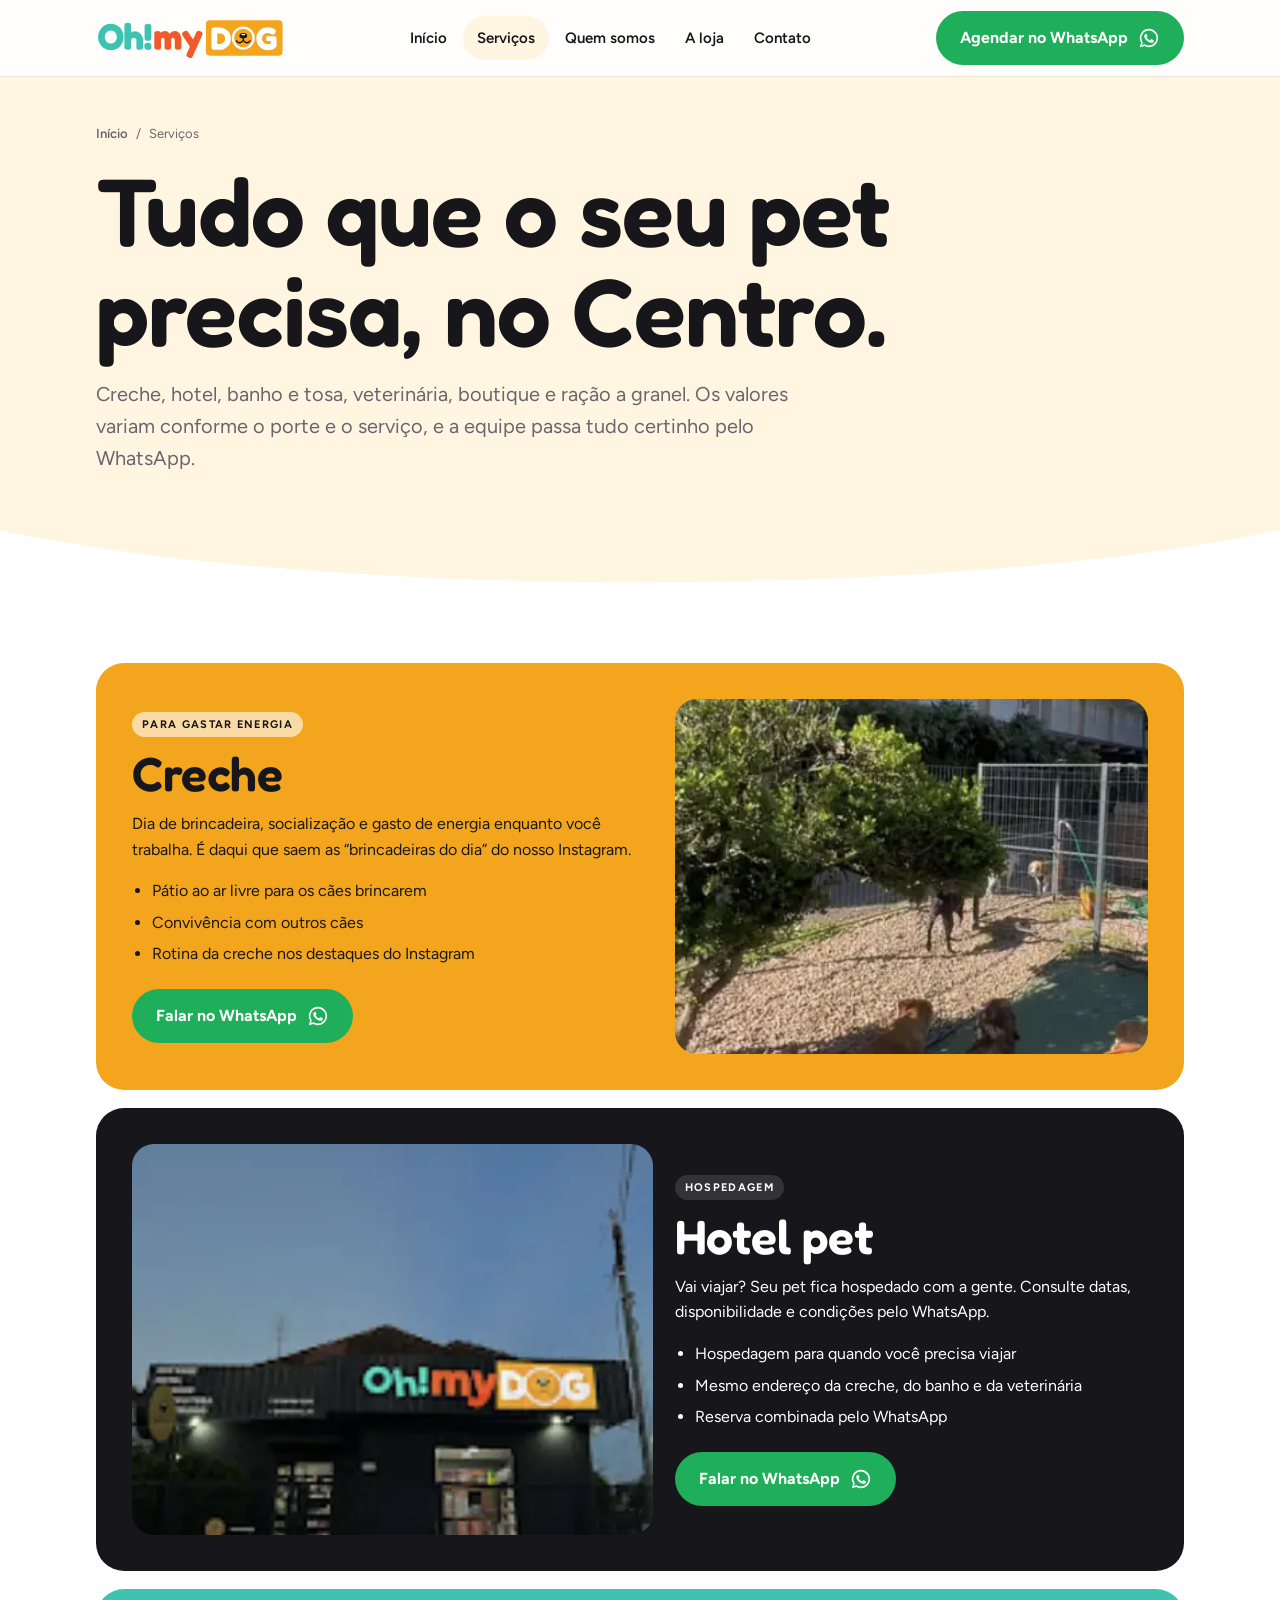
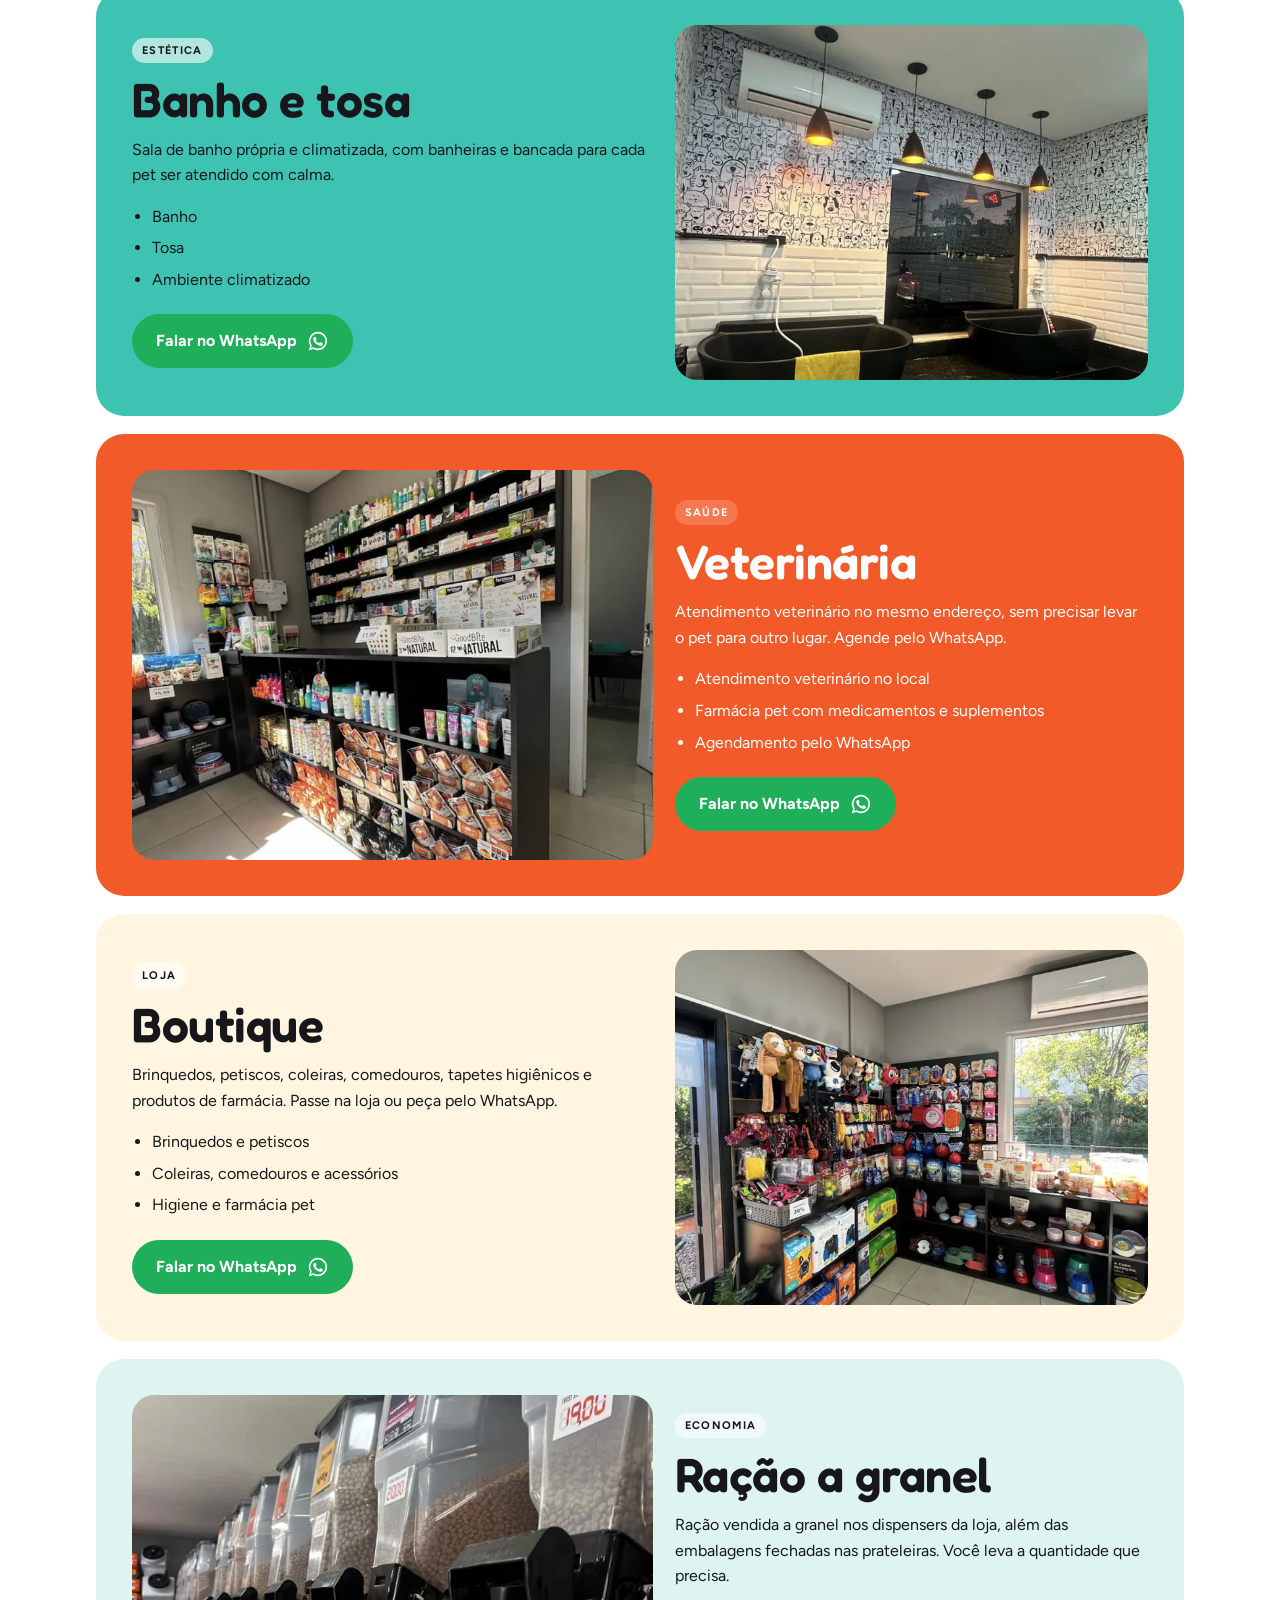
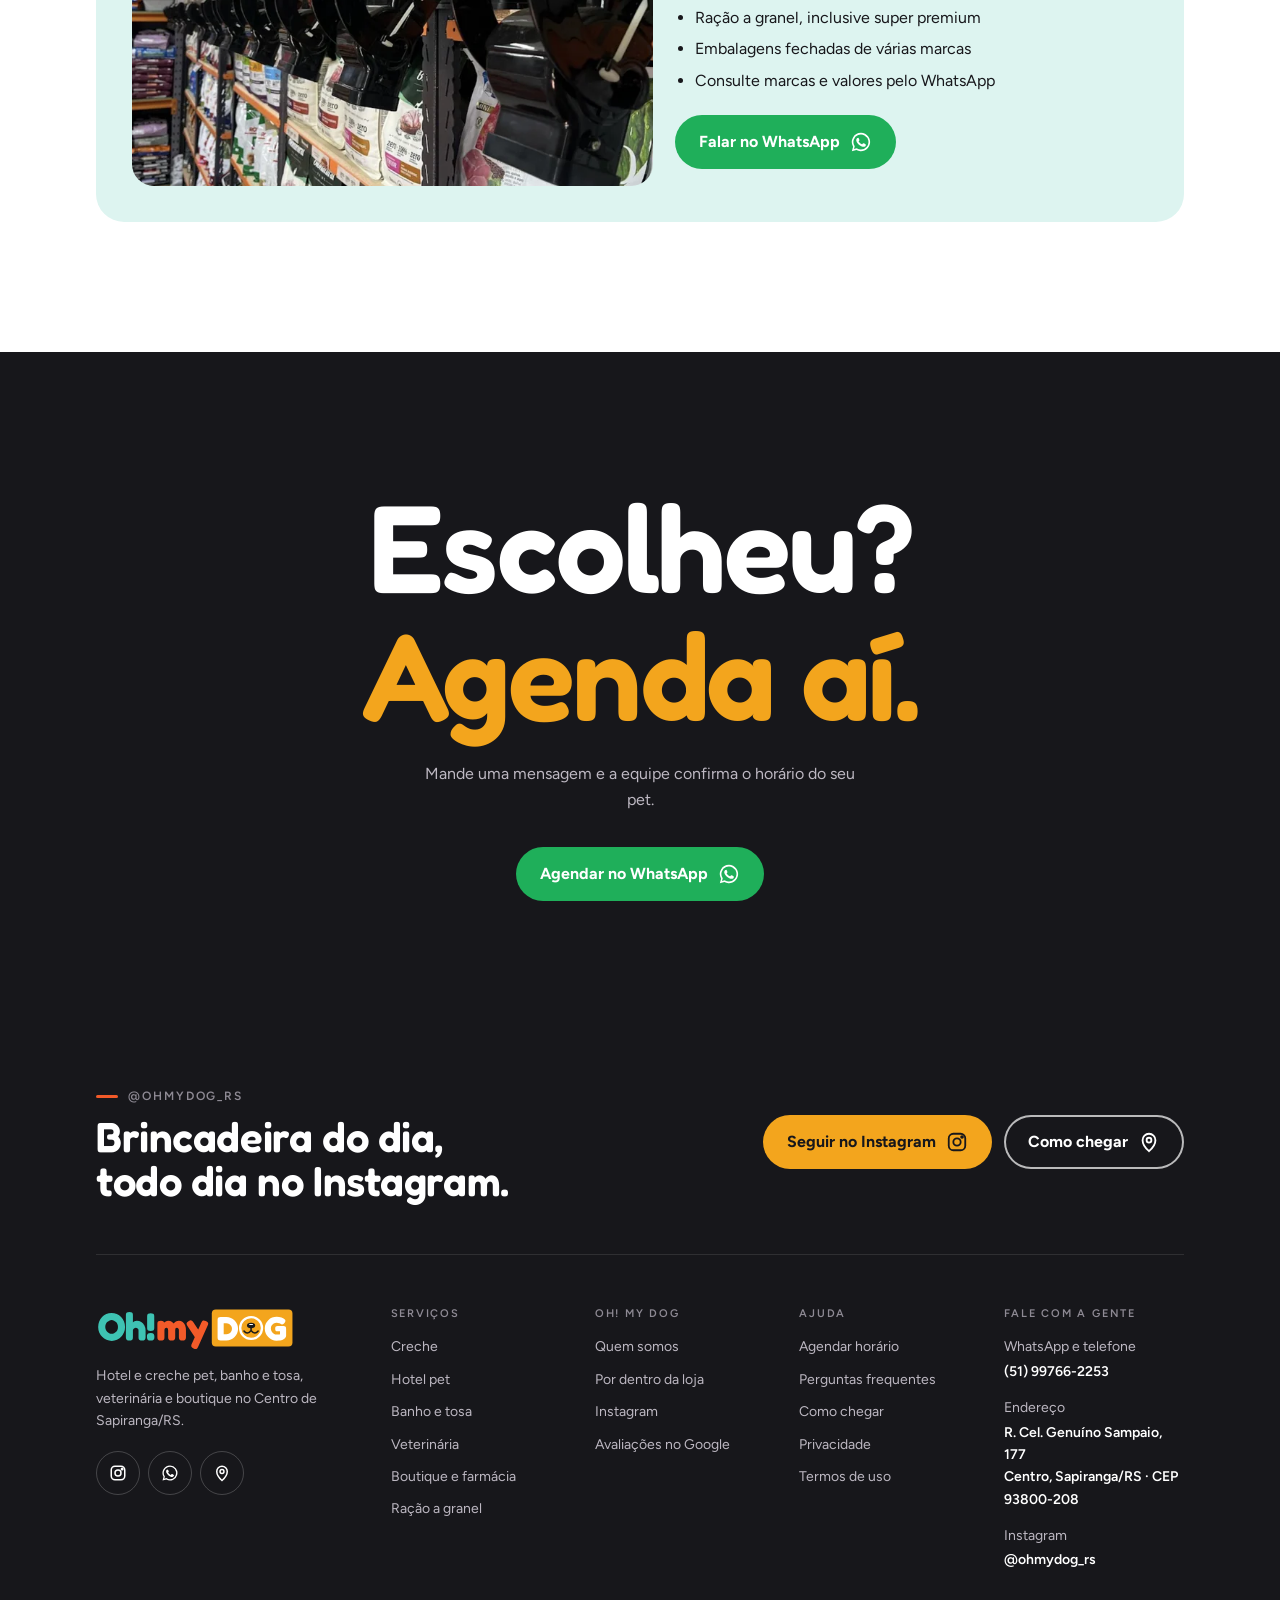
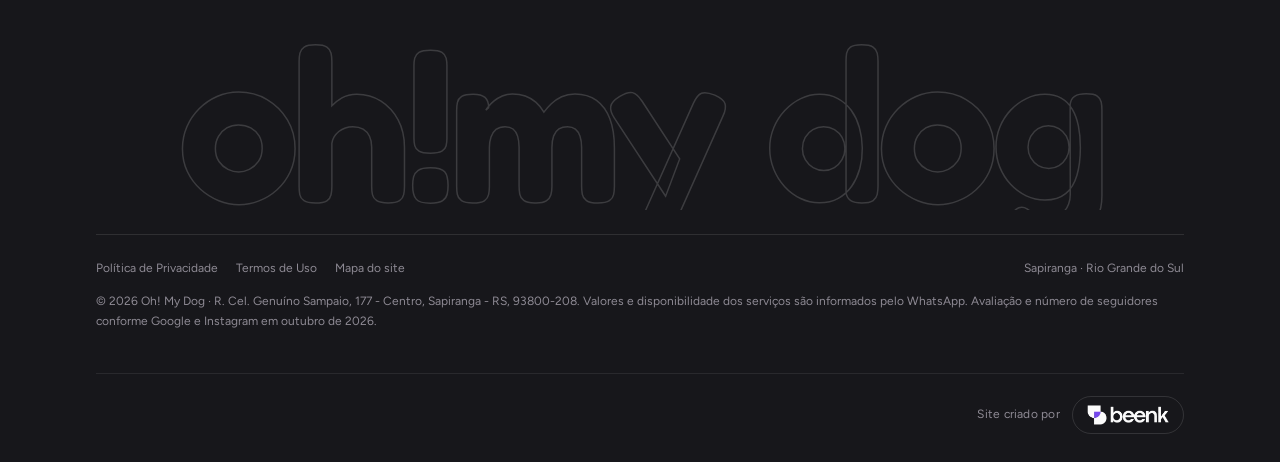
<file: servicos.html>
<!doctype html>
<html lang="pt-BR">
<head>
<meta charset="utf-8">
<meta name="viewport" content="width=device-width, initial-scale=1, viewport-fit=cover">
<title>Serviços pet em Sapiranga: creche, hotel, banho e tosa e veterinária | Oh! My Dog</title>
<meta name="description" content="Creche e hotel para cães, banho e tosa em sala climatizada, atendimento veterinário, boutique, farmácia pet e ração a granel no Centro de Sapiranga/RS.">
<link rel="canonical" href="https://ohmydog-rho.vercel.app/servicos">
<meta name="robots" content="index, follow, max-image-preview:large">
<meta name="theme-color" content="#17171B">
<meta name="author" content="Beenk — beenk.com.br">
<meta name="geo.region" content="BR-RS">
<meta name="geo.placename" content="Sapiranga">
<meta property="og:type" content="website">
<meta property="og:locale" content="pt_BR">
<meta property="og:site_name" content="Oh! My Dog">
<meta property="og:title" content="Serviços pet em Sapiranga: creche, hotel, banho e tosa e veterinária | Oh! My Dog">
<meta property="og:description" content="Creche e hotel para cães, banho e tosa em sala climatizada, atendimento veterinário, boutique, farmácia pet e ração a granel no Centro de Sapiranga/RS.">
<meta property="og:url" content="https://ohmydog-rho.vercel.app/servicos">
<meta property="og:image" content="https://ohmydog-rho.vercel.app/img/og-oh-my-dog-sapiranga.jpg">
<meta property="og:image:width" content="1200">
<meta property="og:image:height" content="630">
<meta property="og:image:alt" content="Mascote da Oh! My Dog acenando em frente à loja em Sapiranga">
<meta name="twitter:card" content="summary_large_image">
<meta name="twitter:title" content="Serviços pet em Sapiranga: creche, hotel, banho e tosa e veterinária | Oh! My Dog">
<meta name="twitter:description" content="Creche e hotel para cães, banho e tosa em sala climatizada, atendimento veterinário, boutique, farmácia pet e ração a granel no Centro de Sapiranga/RS.">
<meta name="twitter:image" content="https://ohmydog-rho.vercel.app/img/og-oh-my-dog-sapiranga.jpg">
<link rel="icon" href="/favicon.ico" sizes="any">
<link rel="icon" href="/img/icon.svg" type="image/svg+xml">
<link rel="apple-touch-icon" href="/apple-touch-icon.png">
<link rel="manifest" href="/site.webmanifest">
<link rel="preconnect" href="https://fonts.googleapis.com">
<link rel="preconnect" href="https://fonts.gstatic.com" crossorigin>
<link rel="stylesheet" href="https://fonts.googleapis.com/css2?family=Figtree:wght@400;500;600;700&family=Fredoka:wght@500;600&display=swap">
<link rel="stylesheet" href="/assets/style.css?v=2">
<script type="application/ld+json">[{"@context": "https://schema.org", "@type": "PetStore", "@id": "https://ohmydog-rho.vercel.app/#negocio", "name": "Oh! My Dog", "alternateName": "Oh My Dog Sapiranga", "description": "Pet shop em Sapiranga/RS com hotel e creche pet, banho e tosa, veterinária, boutique e ração a granel.", "url": "https://ohmydog-rho.vercel.app/", "logo": "https://ohmydog-rho.vercel.app/img/icon-512.png", "image": ["https://ohmydog-rho.vercel.app/img/og-oh-my-dog-sapiranga.jpg", "https://ohmydog-rho.vercel.app/img/boutique.webp", "https://ohmydog-rho.vercel.app/img/banho.webp"], "telephone": "+5551997662253", "address": {"@type": "PostalAddress", "streetAddress": "R. Cel. Genuíno Sampaio, 177 - Centro", "addressLocality": "Sapiranga", "addressRegion": "RS", "postalCode": "93800-208", "addressCountry": "BR"}, "hasMap": "https://www.google.com/maps/search/?api=1&query=Oh%21%20My%20Dog%2C%20R.%20Cel.%20Genu%C3%ADno%20Sampaio%2C%20177%20-%20Centro%2C%20Sapiranga%20-%20RS%2C%2093800-208", "areaServed": {"@type": "City", "name": "Sapiranga"}, "sameAs": ["https://www.instagram.com/ohmydog_rs/"], "contactPoint": {"@type": "ContactPoint", "telephone": "+5551997662253", "contactType": "customer service", "availableLanguage": "Portuguese"}, "makesOffer": [{"@type": "Offer", "itemOffered": {"@type": "Service", "name": "Creche para cães"}}, {"@type": "Offer", "itemOffered": {"@type": "Service", "name": "Hotel para pets"}}, {"@type": "Offer", "itemOffered": {"@type": "Service", "name": "Banho e tosa"}}, {"@type": "Offer", "itemOffered": {"@type": "Service", "name": "Atendimento veterinário"}}, {"@type": "Offer", "itemOffered": {"@type": "Service", "name": "Boutique e farmácia pet"}}, {"@type": "Offer", "itemOffered": {"@type": "Service", "name": "Ração a granel"}}]}, {"@context": "https://schema.org", "@type": "BreadcrumbList", "itemListElement": [{"@type": "ListItem", "position": 1, "name": "Início", "item": "https://ohmydog-rho.vercel.app/"}, {"@type": "ListItem", "position": 2, "name": "Serviços", "item": "https://ohmydog-rho.vercel.app/servicos"}]}, {"@context": "https://schema.org", "@type": "ItemList", "name": "Serviços da Oh! My Dog em Sapiranga", "itemListElement": [{"@type": "ListItem", "position": 1, "item": {"@type": "Service", "name": "Creche", "description": "Dia de brincadeira, socialização e gasto de energia enquanto você trabalha. É daqui que saem as “brincadeiras do dia” do nosso Instagram.", "provider": {"@id": "https://ohmydog-rho.vercel.app/#negocio"}, "areaServed": "Sapiranga, RS", "url": "https://ohmydog-rho.vercel.app/servicos#creche"}}, {"@type": "ListItem", "position": 2, "item": {"@type": "Service", "name": "Hotel pet", "description": "Vai viajar? Seu pet fica hospedado com a gente. Consulte datas, disponibilidade e condições pelo WhatsApp.", "provider": {"@id": "https://ohmydog-rho.vercel.app/#negocio"}, "areaServed": "Sapiranga, RS", "url": "https://ohmydog-rho.vercel.app/servicos#hotel"}}, {"@type": "ListItem", "position": 3, "item": {"@type": "Service", "name": "Banho e tosa", "description": "Sala de banho própria e climatizada, com banheiras e bancada para cada pet ser atendido com calma.", "provider": {"@id": "https://ohmydog-rho.vercel.app/#negocio"}, "areaServed": "Sapiranga, RS", "url": "https://ohmydog-rho.vercel.app/servicos#banho-e-tosa"}}, {"@type": "ListItem", "position": 4, "item": {"@type": "Service", "name": "Veterinária", "description": "Atendimento veterinário no mesmo endereço, sem precisar levar o pet para outro lugar. Agende pelo WhatsApp.", "provider": {"@id": "https://ohmydog-rho.vercel.app/#negocio"}, "areaServed": "Sapiranga, RS", "url": "https://ohmydog-rho.vercel.app/servicos#veterinaria"}}, {"@type": "ListItem", "position": 5, "item": {"@type": "Service", "name": "Boutique", "description": "Brinquedos, petiscos, coleiras, comedouros, tapetes higiênicos e produtos de farmácia. Passe na loja ou peça pelo WhatsApp.", "provider": {"@id": "https://ohmydog-rho.vercel.app/#negocio"}, "areaServed": "Sapiranga, RS", "url": "https://ohmydog-rho.vercel.app/servicos#boutique"}}, {"@type": "ListItem", "position": 6, "item": {"@type": "Service", "name": "Ração a granel", "description": "Ração vendida a granel nos dispensers da loja, além das embalagens fechadas nas prateleiras. Você leva a quantidade que precisa.", "provider": {"@id": "https://ohmydog-rho.vercel.app/#negocio"}, "areaServed": "Sapiranga, RS", "url": "https://ohmydog-rho.vercel.app/servicos#racao-a-granel"}}]}]</script>
</head>
<body>
<a class="skip" href="#conteudo">Pular para o conteúdo</a>
<div id="progress" aria-hidden="true"></div>
<header class="hdr solid" id="hdr"><div class="wrap bar">
<a href="/" class="brand" aria-label="Oh! My Dog, página inicial"><img src="/img/logo.svg" alt="Oh! My Dog" width="210" height="45"></a>
<nav class="nav" aria-label="Principal"><a href="/">Início</a><a href="/servicos" aria-current="page">Serviços</a><a href="/sobre">Quem somos</a><a href="/#por-dentro">A loja</a><a href="/contato">Contato</a></nav>
<a href="https://wa.me/5551997662253?text=Ol%C3%A1%2C%20Oh%21%20My%20Dog%21%20Vim%20pelo%20site%20e%20quero%20agendar%20um%20hor%C3%A1rio%20para%20o%20meu%20pet." target="_blank" rel="noopener" class="btn wa hdr-cta"><span>Agendar no WhatsApp</span><span class="ico"><svg viewBox="0 0 24 24" aria-hidden="true" fill="currentColor"><path d="M12 2a10 10 0 0 0-8.6 15.1L2 22l5-1.3A10 10 0 1 0 12 2zm0 18.2c-1.5 0-3-.4-4.3-1.2l-.3-.2-3 .8.8-2.9-.2-.3A8.2 8.2 0 1 1 12 20.2zm4.5-6.1c-.2-.1-1.5-.7-1.7-.8-.2-.1-.4-.1-.6.1l-.8 1c-.1.2-.3.2-.5.1a6.7 6.7 0 0 1-3.3-2.9c-.3-.4.2-.4.7-1.4.1-.2 0-.3 0-.5l-.8-1.8c-.2-.5-.4-.4-.6-.4h-.5c-.2 0-.5.1-.7.3-.2.3-.9.9-.9 2.2s.9 2.5 1.1 2.7c.1.2 1.8 2.8 4.4 3.9 1.6.7 2.3.8 3.1.6.5-.1 1.5-.6 1.7-1.2.2-.6.2-1.1.2-1.2-.1-.1-.3-.2-.5-.3z"/></svg></span></a>
<button class="burger" id="burger" aria-label="Abrir menu" aria-expanded="false" aria-controls="menu"><span></span><span></span><span></span></button>
</div></header>
<div class="menu" id="menu" aria-label="Menu">
<img class="face" src="/img/icon.svg" alt="" aria-hidden="true">
<div class="top"><a href="/" aria-label="Oh! My Dog, página inicial"><img src="/img/logo.svg" alt="Oh! My Dog" width="168" height="36"></a></div>
<nav aria-label="Menu principal"><a href="/">Início <small>Home</small></a><a href="/servicos" aria-current="page">Serviços <small>6 serviços</small></a><a href="/sobre">Quem somos <small>Sapiranga/RS</small></a><a href="/#por-dentro">A loja <small>Fotos</small></a><a href="/contato">Contato <small>WhatsApp</small></a></nav>
<div class="foot">
<a href="https://wa.me/5551997662253?text=Ol%C3%A1%2C%20Oh%21%20My%20Dog%21%20Vim%20pelo%20site%20e%20quero%20agendar%20um%20hor%C3%A1rio%20para%20o%20meu%20pet." target="_blank" rel="noopener" class="btn wa"><span>Agendar no WhatsApp</span><span class="ico"><svg viewBox="0 0 24 24" aria-hidden="true" fill="currentColor"><path d="M12 2a10 10 0 0 0-8.6 15.1L2 22l5-1.3A10 10 0 1 0 12 2zm0 18.2c-1.5 0-3-.4-4.3-1.2l-.3-.2-3 .8.8-2.9-.2-.3A8.2 8.2 0 1 1 12 20.2zm4.5-6.1c-.2-.1-1.5-.7-1.7-.8-.2-.1-.4-.1-.6.1l-.8 1c-.1.2-.3.2-.5.1a6.7 6.7 0 0 1-3.3-2.9c-.3-.4.2-.4.7-1.4.1-.2 0-.3 0-.5l-.8-1.8c-.2-.5-.4-.4-.6-.4h-.5c-.2 0-.5.1-.7.3-.2.3-.9.9-.9 2.2s.9 2.5 1.1 2.7c.1.2 1.8 2.8 4.4 3.9 1.6.7 2.3.8 3.1.6.5-.1 1.5-.6 1.7-1.2.2-.6.2-1.1.2-1.2-.1-.1-.3-.2-.5-.3z"/></svg></span></a>
<div class="meta"><a href="tel:+5551997662253">(51) 99766-2253</a><a href="https://www.google.com/maps/search/?api=1&query=Oh%21%20My%20Dog%2C%20R.%20Cel.%20Genu%C3%ADno%20Sampaio%2C%20177%20-%20Centro%2C%20Sapiranga%20-%20RS%2C%2093800-208" target="_blank" rel="noopener">R. Cel. Genuíno Sampaio, 177 · Centro</a></div>
</div>
</div>
<main id="conteudo">
<section class="page-hero"><div class="wrap"><nav class="crumbs" aria-label="Você está em"><a href="/">Início</a><span aria-hidden="true">/</span><span>Serviços</span></nav><h1>Tudo que o seu pet precisa, no Centro.</h1><p class="lead">Creche, hotel, banho e tosa, veterinária, boutique e ração a granel. Os valores variam conforme o porte e o serviço, e a equipe passa tudo certinho pelo WhatsApp.</p></div><svg class="tail" viewBox="0 0 1440 90" preserveAspectRatio="none" aria-hidden="true"><path d="M0 0h1440v20C1080 90 360 90 0 20z" fill="#FFF5E0"/></svg></section>
<section class="sec" style="padding-top:clamp(36px,6vw,64px)"><div class="wrap svc-list"><article class="svc-row s-amber" id="creche" data-r><div><span class="tag">Para gastar energia</span><h2>Creche</h2><p>Dia de brincadeira, socialização e gasto de energia enquanto você trabalha. É daqui que saem as “brincadeiras do dia” do nosso Instagram.</p><ul><li>Pátio ao ar livre para os cães brincarem</li><li>Convivência com outros cães</li><li>Rotina da creche nos destaques do Instagram</li></ul><div class="ctas"><a href="https://wa.me/5551997662253?text=Ol%C3%A1%2C%20Oh%21%20My%20Dog%21%20Quero%20saber%20sobre%20a%20creche%20para%20o%20meu%20cachorro." target="_blank" rel="noopener" class="btn wa"><span>Falar no WhatsApp</span><span class="ico"><svg viewBox="0 0 24 24" aria-hidden="true" fill="currentColor"><path d="M12 2a10 10 0 0 0-8.6 15.1L2 22l5-1.3A10 10 0 1 0 12 2zm0 18.2c-1.5 0-3-.4-4.3-1.2l-.3-.2-3 .8.8-2.9-.2-.3A8.2 8.2 0 1 1 12 20.2zm4.5-6.1c-.2-.1-1.5-.7-1.7-.8-.2-.1-.4-.1-.6.1l-.8 1c-.1.2-.3.2-.5.1a6.7 6.7 0 0 1-3.3-2.9c-.3-.4.2-.4.7-1.4.1-.2 0-.3 0-.5l-.8-1.8c-.2-.5-.4-.4-.6-.4h-.5c-.2 0-.5.1-.7.3-.2.3-.9.9-.9 2.2s.9 2.5 1.1 2.7c.1.2 1.8 2.8 4.4 3.9 1.6.7 2.3.8 3.1.6.5-.1 1.5-.6 1.7-1.2.2-.6.2-1.1.2-1.2-.1-.1-.3-.2-.5-.3z"/></svg></span></a></div></div><div class="ph"><img src="/img/creche.webp" alt="Cães brincando no pátio da creche da Oh! My Dog" loading="lazy" decoding="async"></div></article><article class="svc-row s-ink flip" id="hotel" data-r><div><span class="tag">Hospedagem</span><h2>Hotel pet</h2><p>Vai viajar? Seu pet fica hospedado com a gente. Consulte datas, disponibilidade e condições pelo WhatsApp.</p><ul><li>Hospedagem para quando você precisa viajar</li><li>Mesmo endereço da creche, do banho e da veterinária</li><li>Reserva combinada pelo WhatsApp</li></ul><div class="ctas"><a href="https://wa.me/5551997662253?text=Ol%C3%A1%2C%20Oh%21%20My%20Dog%21%20Quero%20reservar%20o%20hotel%20para%20o%20meu%20pet.%20Tenho%20datas%20para%20consultar." target="_blank" rel="noopener" class="btn wa"><span>Falar no WhatsApp</span><span class="ico"><svg viewBox="0 0 24 24" aria-hidden="true" fill="currentColor"><path d="M12 2a10 10 0 0 0-8.6 15.1L2 22l5-1.3A10 10 0 1 0 12 2zm0 18.2c-1.5 0-3-.4-4.3-1.2l-.3-.2-3 .8.8-2.9-.2-.3A8.2 8.2 0 1 1 12 20.2zm4.5-6.1c-.2-.1-1.5-.7-1.7-.8-.2-.1-.4-.1-.6.1l-.8 1c-.1.2-.3.2-.5.1a6.7 6.7 0 0 1-3.3-2.9c-.3-.4.2-.4.7-1.4.1-.2 0-.3 0-.5l-.8-1.8c-.2-.5-.4-.4-.6-.4h-.5c-.2 0-.5.1-.7.3-.2.3-.9.9-.9 2.2s.9 2.5 1.1 2.7c.1.2 1.8 2.8 4.4 3.9 1.6.7 2.3.8 3.1.6.5-.1 1.5-.6 1.7-1.2.2-.6.2-1.1.2-1.2-.1-.1-.3-.2-.5-.3z"/></svg></span></a></div></div><div class="ph"><img src="/img/fachada-noite.webp" alt="Fachada da Oh! My Dog à noite" loading="lazy" decoding="async"></div></article><article class="svc-row s-teal" id="banho-e-tosa" data-r><div><span class="tag">Estética</span><h2>Banho e tosa</h2><p>Sala de banho própria e climatizada, com banheiras e bancada para cada pet ser atendido com calma.</p><ul><li>Banho</li><li>Tosa</li><li>Ambiente climatizado</li></ul><div class="ctas"><a href="https://wa.me/5551997662253?text=Ol%C3%A1%2C%20Oh%21%20My%20Dog%21%20Quero%20agendar%20banho%20e%20tosa." target="_blank" rel="noopener" class="btn wa"><span>Falar no WhatsApp</span><span class="ico"><svg viewBox="0 0 24 24" aria-hidden="true" fill="currentColor"><path d="M12 2a10 10 0 0 0-8.6 15.1L2 22l5-1.3A10 10 0 1 0 12 2zm0 18.2c-1.5 0-3-.4-4.3-1.2l-.3-.2-3 .8.8-2.9-.2-.3A8.2 8.2 0 1 1 12 20.2zm4.5-6.1c-.2-.1-1.5-.7-1.7-.8-.2-.1-.4-.1-.6.1l-.8 1c-.1.2-.3.2-.5.1a6.7 6.7 0 0 1-3.3-2.9c-.3-.4.2-.4.7-1.4.1-.2 0-.3 0-.5l-.8-1.8c-.2-.5-.4-.4-.6-.4h-.5c-.2 0-.5.1-.7.3-.2.3-.9.9-.9 2.2s.9 2.5 1.1 2.7c.1.2 1.8 2.8 4.4 3.9 1.6.7 2.3.8 3.1.6.5-.1 1.5-.6 1.7-1.2.2-.6.2-1.1.2-1.2-.1-.1-.3-.2-.5-.3z"/></svg></span></a></div></div><div class="ph"><img src="/img/banho.webp" srcset="/img/banho-720.webp 720w, /img/banho.webp 1290w" sizes="(min-width:900px) 46vw, 92vw" alt="Sala de banho climatizada da Oh! My Dog com duas banheiras" width="1290" height="1940" loading="lazy" decoding="async"></div></article><article class="svc-row s-coral flip" id="veterinaria" data-r><div><span class="tag">Saúde</span><h2>Veterinária</h2><p>Atendimento veterinário no mesmo endereço, sem precisar levar o pet para outro lugar. Agende pelo WhatsApp.</p><ul><li>Atendimento veterinário no local</li><li>Farmácia pet com medicamentos e suplementos</li><li>Agendamento pelo WhatsApp</li></ul><div class="ctas"><a href="https://wa.me/5551997662253?text=Ol%C3%A1%2C%20Oh%21%20My%20Dog%21%20Quero%20agendar%20um%20atendimento%20veterin%C3%A1rio." target="_blank" rel="noopener" class="btn wa"><span>Falar no WhatsApp</span><span class="ico"><svg viewBox="0 0 24 24" aria-hidden="true" fill="currentColor"><path d="M12 2a10 10 0 0 0-8.6 15.1L2 22l5-1.3A10 10 0 1 0 12 2zm0 18.2c-1.5 0-3-.4-4.3-1.2l-.3-.2-3 .8.8-2.9-.2-.3A8.2 8.2 0 1 1 12 20.2zm4.5-6.1c-.2-.1-1.5-.7-1.7-.8-.2-.1-.4-.1-.6.1l-.8 1c-.1.2-.3.2-.5.1a6.7 6.7 0 0 1-3.3-2.9c-.3-.4.2-.4.7-1.4.1-.2 0-.3 0-.5l-.8-1.8c-.2-.5-.4-.4-.6-.4h-.5c-.2 0-.5.1-.7.3-.2.3-.9.9-.9 2.2s.9 2.5 1.1 2.7c.1.2 1.8 2.8 4.4 3.9 1.6.7 2.3.8 3.1.6.5-.1 1.5-.6 1.7-1.2.2-.6.2-1.1.2-1.2-.1-.1-.3-.2-.5-.3z"/></svg></span></a></div></div><div class="ph"><img src="/img/farmacia.webp" srcset="/img/farmacia-720.webp 720w, /img/farmacia.webp 1290w" sizes="(min-width:900px) 46vw, 92vw" alt="Balcão com medicamentos e produtos de farmácia pet" width="1290" height="1707" loading="lazy" decoding="async"></div></article><article class="svc-row s-tint" id="boutique" data-r><div><span class="tag">Loja</span><h2>Boutique</h2><p>Brinquedos, petiscos, coleiras, comedouros, tapetes higiênicos e produtos de farmácia. Passe na loja ou peça pelo WhatsApp.</p><ul><li>Brinquedos e petiscos</li><li>Coleiras, comedouros e acessórios</li><li>Higiene e farmácia pet</li></ul><div class="ctas"><a href="https://wa.me/5551997662253?text=Ol%C3%A1%2C%20Oh%21%20My%20Dog%21%20Quero%20saber%20se%20voc%C3%AAs%20t%C3%AAm%20um%20produto%20na%20boutique." target="_blank" rel="noopener" class="btn wa"><span>Falar no WhatsApp</span><span class="ico"><svg viewBox="0 0 24 24" aria-hidden="true" fill="currentColor"><path d="M12 2a10 10 0 0 0-8.6 15.1L2 22l5-1.3A10 10 0 1 0 12 2zm0 18.2c-1.5 0-3-.4-4.3-1.2l-.3-.2-3 .8.8-2.9-.2-.3A8.2 8.2 0 1 1 12 20.2zm4.5-6.1c-.2-.1-1.5-.7-1.7-.8-.2-.1-.4-.1-.6.1l-.8 1c-.1.2-.3.2-.5.1a6.7 6.7 0 0 1-3.3-2.9c-.3-.4.2-.4.7-1.4.1-.2 0-.3 0-.5l-.8-1.8c-.2-.5-.4-.4-.6-.4h-.5c-.2 0-.5.1-.7.3-.2.3-.9.9-.9 2.2s.9 2.5 1.1 2.7c.1.2 1.8 2.8 4.4 3.9 1.6.7 2.3.8 3.1.6.5-.1 1.5-.6 1.7-1.2.2-.6.2-1.1.2-1.2-.1-.1-.3-.2-.5-.3z"/></svg></span></a></div></div><div class="ph"><img src="/img/boutique.webp" srcset="/img/boutique-720.webp 720w, /img/boutique.webp 1290w" sizes="(min-width:900px) 46vw, 92vw" alt="Boutique com brinquedos, petiscos, comedouros e tapetes higiênicos" width="1290" height="1707" loading="lazy" decoding="async"></div></article><article class="svc-row s-sky flip" id="racao-a-granel" data-r><div><span class="tag">Economia</span><h2>Ração a granel</h2><p>Ração vendida a granel nos dispensers da loja, além das embalagens fechadas nas prateleiras. Você leva a quantidade que precisa.</p><ul><li>Ração a granel, inclusive super premium</li><li>Embalagens fechadas de várias marcas</li><li>Consulte marcas e valores pelo WhatsApp</li></ul><div class="ctas"><a href="https://wa.me/5551997662253?text=Ol%C3%A1%2C%20Oh%21%20My%20Dog%21%20Quero%20saber%20quais%20ra%C3%A7%C3%B5es%20voc%C3%AAs%20t%C3%AAm%20a%20granel." target="_blank" rel="noopener" class="btn wa"><span>Falar no WhatsApp</span><span class="ico"><svg viewBox="0 0 24 24" aria-hidden="true" fill="currentColor"><path d="M12 2a10 10 0 0 0-8.6 15.1L2 22l5-1.3A10 10 0 1 0 12 2zm0 18.2c-1.5 0-3-.4-4.3-1.2l-.3-.2-3 .8.8-2.9-.2-.3A8.2 8.2 0 1 1 12 20.2zm4.5-6.1c-.2-.1-1.5-.7-1.7-.8-.2-.1-.4-.1-.6.1l-.8 1c-.1.2-.3.2-.5.1a6.7 6.7 0 0 1-3.3-2.9c-.3-.4.2-.4.7-1.4.1-.2 0-.3 0-.5l-.8-1.8c-.2-.5-.4-.4-.6-.4h-.5c-.2 0-.5.1-.7.3-.2.3-.9.9-.9 2.2s.9 2.5 1.1 2.7c.1.2 1.8 2.8 4.4 3.9 1.6.7 2.3.8 3.1.6.5-.1 1.5-.6 1.7-1.2.2-.6.2-1.1.2-1.2-.1-.1-.3-.2-.5-.3z"/></svg></span></a></div></div><div class="ph"><img src="/img/racao-granel.webp" srcset="/img/racao-granel-720.webp 720w, /img/racao-granel.webp 1290w" sizes="(min-width:900px) 46vw, 92vw" alt="Dispensers de ração a granel na Oh! My Dog" width="1290" height="1707" loading="lazy" decoding="async"></div></article></div></section>
<section class="final sec"><div class="wrap"><h2 data-r>Escolheu?<br><span class="hl-amber">Agenda aí.</span></h2><p data-r>Mande uma mensagem e a equipe confirma o horário do seu pet.</p><div class="ctas" data-r><a href="https://wa.me/5551997662253?text=Ol%C3%A1%2C%20Oh%21%20My%20Dog%21%20Vim%20pelo%20site%20e%20quero%20agendar%20um%20hor%C3%A1rio%20para%20o%20meu%20pet." target="_blank" rel="noopener" class="btn wa"><span>Agendar no WhatsApp</span><span class="ico"><svg viewBox="0 0 24 24" aria-hidden="true" fill="currentColor"><path d="M12 2a10 10 0 0 0-8.6 15.1L2 22l5-1.3A10 10 0 1 0 12 2zm0 18.2c-1.5 0-3-.4-4.3-1.2l-.3-.2-3 .8.8-2.9-.2-.3A8.2 8.2 0 1 1 12 20.2zm4.5-6.1c-.2-.1-1.5-.7-1.7-.8-.2-.1-.4-.1-.6.1l-.8 1c-.1.2-.3.2-.5.1a6.7 6.7 0 0 1-3.3-2.9c-.3-.4.2-.4.7-1.4.1-.2 0-.3 0-.5l-.8-1.8c-.2-.5-.4-.4-.6-.4h-.5c-.2 0-.5.1-.7.3-.2.3-.9.9-.9 2.2s.9 2.5 1.1 2.7c.1.2 1.8 2.8 4.4 3.9 1.6.7 2.3.8 3.1.6.5-.1 1.5-.6 1.7-1.2.2-.6.2-1.1.2-1.2-.1-.1-.3-.2-.5-.3z"/></svg></span></a></div></div></section>
</main>
<footer class="ftr"><div class="wrap">
<div class="top"><div><span class="eyebrow" style="color:#8E8A94">@ohmydog_rs</span><h2 style="margin-top:10px">Brincadeira do dia, todo dia no Instagram.</h2></div><div class="ctas"><a href="https://www.instagram.com/ohmydog_rs/" target="_blank" rel="noopener" class="btn amber"><span>Seguir no Instagram</span><span class="ico"><svg viewBox="0 0 24 24" aria-hidden="true" fill="none" stroke="currentColor" stroke-width="2"><rect x="3" y="3" width="18" height="18" rx="5"/><circle cx="12" cy="12" r="4"/><circle cx="17.5" cy="6.5" r="1" fill="currentColor"/></svg></span></a><a href="https://www.google.com/maps/dir/?api=1&destination=R.%20Cel.%20Genu%C3%ADno%20Sampaio%2C%20177%20-%20Centro%2C%20Sapiranga%20-%20RS%2C%2093800-208" target="_blank" rel="noopener" class="btn ghost-light"><span>Como chegar</span><span class="ico"><svg viewBox="0 0 24 24" aria-hidden="true" fill="none" stroke="currentColor" stroke-width="2"><path d="M12 22s7-6.2 7-12a7 7 0 0 0-14 0c0 5.8 7 12 7 12z"/><circle cx="12" cy="10" r="2.6"/></svg></span></a></div></div>
<div class="cols">
<div class="about"><a href="/" aria-label="Oh! My Dog, página inicial"><img src="/img/logo.svg" alt="Oh! My Dog" width="196" height="42" loading="lazy"></a><p>Hotel e creche pet, banho e tosa, veterinária e boutique no Centro de Sapiranga/RS.</p>
<div class="social"><a href="https://www.instagram.com/ohmydog_rs/" target="_blank" rel="noopener" aria-label="Instagram @ohmydog_rs"><svg viewBox="0 0 24 24" aria-hidden="true" fill="none" stroke="currentColor" stroke-width="2"><rect x="3" y="3" width="18" height="18" rx="5"/><circle cx="12" cy="12" r="4"/><circle cx="17.5" cy="6.5" r="1" fill="currentColor"/></svg></a><a href="https://wa.me/5551997662253?text=Ol%C3%A1%2C%20Oh%21%20My%20Dog%21%20Vim%20pelo%20site%20e%20quero%20agendar%20um%20hor%C3%A1rio%20para%20o%20meu%20pet." target="_blank" rel="noopener" aria-label="WhatsApp"><svg viewBox="0 0 24 24" aria-hidden="true" fill="currentColor"><path d="M12 2a10 10 0 0 0-8.6 15.1L2 22l5-1.3A10 10 0 1 0 12 2zm0 18.2c-1.5 0-3-.4-4.3-1.2l-.3-.2-3 .8.8-2.9-.2-.3A8.2 8.2 0 1 1 12 20.2zm4.5-6.1c-.2-.1-1.5-.7-1.7-.8-.2-.1-.4-.1-.6.1l-.8 1c-.1.2-.3.2-.5.1a6.7 6.7 0 0 1-3.3-2.9c-.3-.4.2-.4.7-1.4.1-.2 0-.3 0-.5l-.8-1.8c-.2-.5-.4-.4-.6-.4h-.5c-.2 0-.5.1-.7.3-.2.3-.9.9-.9 2.2s.9 2.5 1.1 2.7c.1.2 1.8 2.8 4.4 3.9 1.6.7 2.3.8 3.1.6.5-.1 1.5-.6 1.7-1.2.2-.6.2-1.1.2-1.2-.1-.1-.3-.2-.5-.3z"/></svg></a><a href="https://www.google.com/maps/search/?api=1&query=Oh%21%20My%20Dog%2C%20R.%20Cel.%20Genu%C3%ADno%20Sampaio%2C%20177%20-%20Centro%2C%20Sapiranga%20-%20RS%2C%2093800-208" target="_blank" rel="noopener" aria-label="Oh! My Dog no Google Maps"><svg viewBox="0 0 24 24" aria-hidden="true" fill="none" stroke="currentColor" stroke-width="2"><path d="M12 22s7-6.2 7-12a7 7 0 0 0-14 0c0 5.8 7 12 7 12z"/><circle cx="12" cy="10" r="2.6"/></svg></a></div></div>
<div><h3>Serviços</h3><ul><li><a href="/servicos#creche">Creche</a></li><li><a href="/servicos#hotel">Hotel pet</a></li><li><a href="/servicos#banho-e-tosa">Banho e tosa</a></li><li><a href="/servicos#veterinaria">Veterinária</a></li><li><a href="/servicos#boutique">Boutique e farmácia</a></li><li><a href="/servicos#racao-a-granel">Ração a granel</a></li></ul></div>
<div><h3>Oh! My Dog</h3><ul><li><a href="/sobre">Quem somos</a></li><li><a href="/#por-dentro">Por dentro da loja</a></li><li><a href="https://www.instagram.com/ohmydog_rs/" target="_blank" rel="noopener">Instagram</a></li><li><a href="https://www.google.com/maps/search/?api=1&query=Oh%21%20My%20Dog%2C%20R.%20Cel.%20Genu%C3%ADno%20Sampaio%2C%20177%20-%20Centro%2C%20Sapiranga%20-%20RS%2C%2093800-208" target="_blank" rel="noopener">Avaliações no Google</a></li></ul></div>
<div><h3>Ajuda</h3><ul><li><a href="/contato">Agendar horário</a></li><li><a href="/#perguntas">Perguntas frequentes</a></li><li><a href="https://www.google.com/maps/dir/?api=1&destination=R.%20Cel.%20Genu%C3%ADno%20Sampaio%2C%20177%20-%20Centro%2C%20Sapiranga%20-%20RS%2C%2093800-208" target="_blank" rel="noopener">Como chegar</a></li><li><a href="/privacidade">Privacidade</a></li><li><a href="/termos">Termos de uso</a></li></ul></div>
<div><h3>Fale com a gente</h3><div style="display:grid;gap:14px">
<div class="contact-line"><span>WhatsApp e telefone</span><a href="https://wa.me/5551997662253?text=Ol%C3%A1%2C%20Oh%21%20My%20Dog%21%20Vim%20pelo%20site%20e%20quero%20agendar%20um%20hor%C3%A1rio%20para%20o%20meu%20pet." target="_blank" rel="noopener">(51) 99766-2253</a></div>
<div class="contact-line"><span>Endereço</span><a href="https://www.google.com/maps/search/?api=1&query=Oh%21%20My%20Dog%2C%20R.%20Cel.%20Genu%C3%ADno%20Sampaio%2C%20177%20-%20Centro%2C%20Sapiranga%20-%20RS%2C%2093800-208" target="_blank" rel="noopener">R. Cel. Genuíno Sampaio, 177<br>Centro, Sapiranga/RS · CEP 93800-208</a></div>
<div class="contact-line"><span>Instagram</span><a href="https://www.instagram.com/ohmydog_rs/" target="_blank" rel="noopener">@ohmydog_rs</a></div>
</div></div>
</div>
<div class="giant" aria-hidden="true">oh!my dog</div>
<div class="legal">
<div class="row"><nav aria-label="Links legais"><a href="/privacidade">Política de Privacidade</a><a href="/termos">Termos de Uso</a><a href="/sitemap.xml">Mapa do site</a></nav><span>Sapiranga · Rio Grande do Sul</span></div>
<p>© 2026 Oh! My Dog · R. Cel. Genuíno Sampaio, 177 - Centro, Sapiranga - RS, 93800-208. Valores e disponibilidade dos serviços são informados pelo WhatsApp. Avaliação e número de seguidores conforme Google e Instagram em outubro de 2026.</p>
<div class="credit"><span>Site criado por</span><a href="https://beenk.com.br" target="_blank" rel="noopener" aria-label="Beenk (beenk.com.br), abre em nova aba"><img src="/img/beenk.png" alt="Beenk" width="82" height="20" loading="lazy"></a></div>
</div>
</div></footer>
<nav class="dock" id="dock" aria-label="Ações rápidas"><a href="https://www.google.com/maps/dir/?api=1&destination=R.%20Cel.%20Genu%C3%ADno%20Sampaio%2C%20177%20-%20Centro%2C%20Sapiranga%20-%20RS%2C%2093800-208" target="_blank" rel="noopener"><svg viewBox="0 0 24 24" aria-hidden="true" fill="none" stroke="currentColor" stroke-width="2"><path d="M12 22s7-6.2 7-12a7 7 0 0 0-14 0c0 5.8 7 12 7 12z"/><circle cx="12" cy="10" r="2.6"/></svg>Como chegar</a><a href="https://wa.me/5551997662253?text=Ol%C3%A1%2C%20Oh%21%20My%20Dog%21%20Vim%20pelo%20site%20e%20quero%20agendar%20um%20hor%C3%A1rio%20para%20o%20meu%20pet." target="_blank" rel="noopener" class="main"><svg viewBox="0 0 24 24" aria-hidden="true" fill="currentColor"><path d="M12 2a10 10 0 0 0-8.6 15.1L2 22l5-1.3A10 10 0 1 0 12 2zm0 18.2c-1.5 0-3-.4-4.3-1.2l-.3-.2-3 .8.8-2.9-.2-.3A8.2 8.2 0 1 1 12 20.2zm4.5-6.1c-.2-.1-1.5-.7-1.7-.8-.2-.1-.4-.1-.6.1l-.8 1c-.1.2-.3.2-.5.1a6.7 6.7 0 0 1-3.3-2.9c-.3-.4.2-.4.7-1.4.1-.2 0-.3 0-.5l-.8-1.8c-.2-.5-.4-.4-.6-.4h-.5c-.2 0-.5.1-.7.3-.2.3-.9.9-.9 2.2s.9 2.5 1.1 2.7c.1.2 1.8 2.8 4.4 3.9 1.6.7 2.3.8 3.1.6.5-.1 1.5-.6 1.7-1.2.2-.6.2-1.1.2-1.2-.1-.1-.3-.2-.5-.3z"/></svg>WhatsApp</a></nav>
<script src="/assets/app.js?v=2" defer></script>
</body>
</html>
</file>
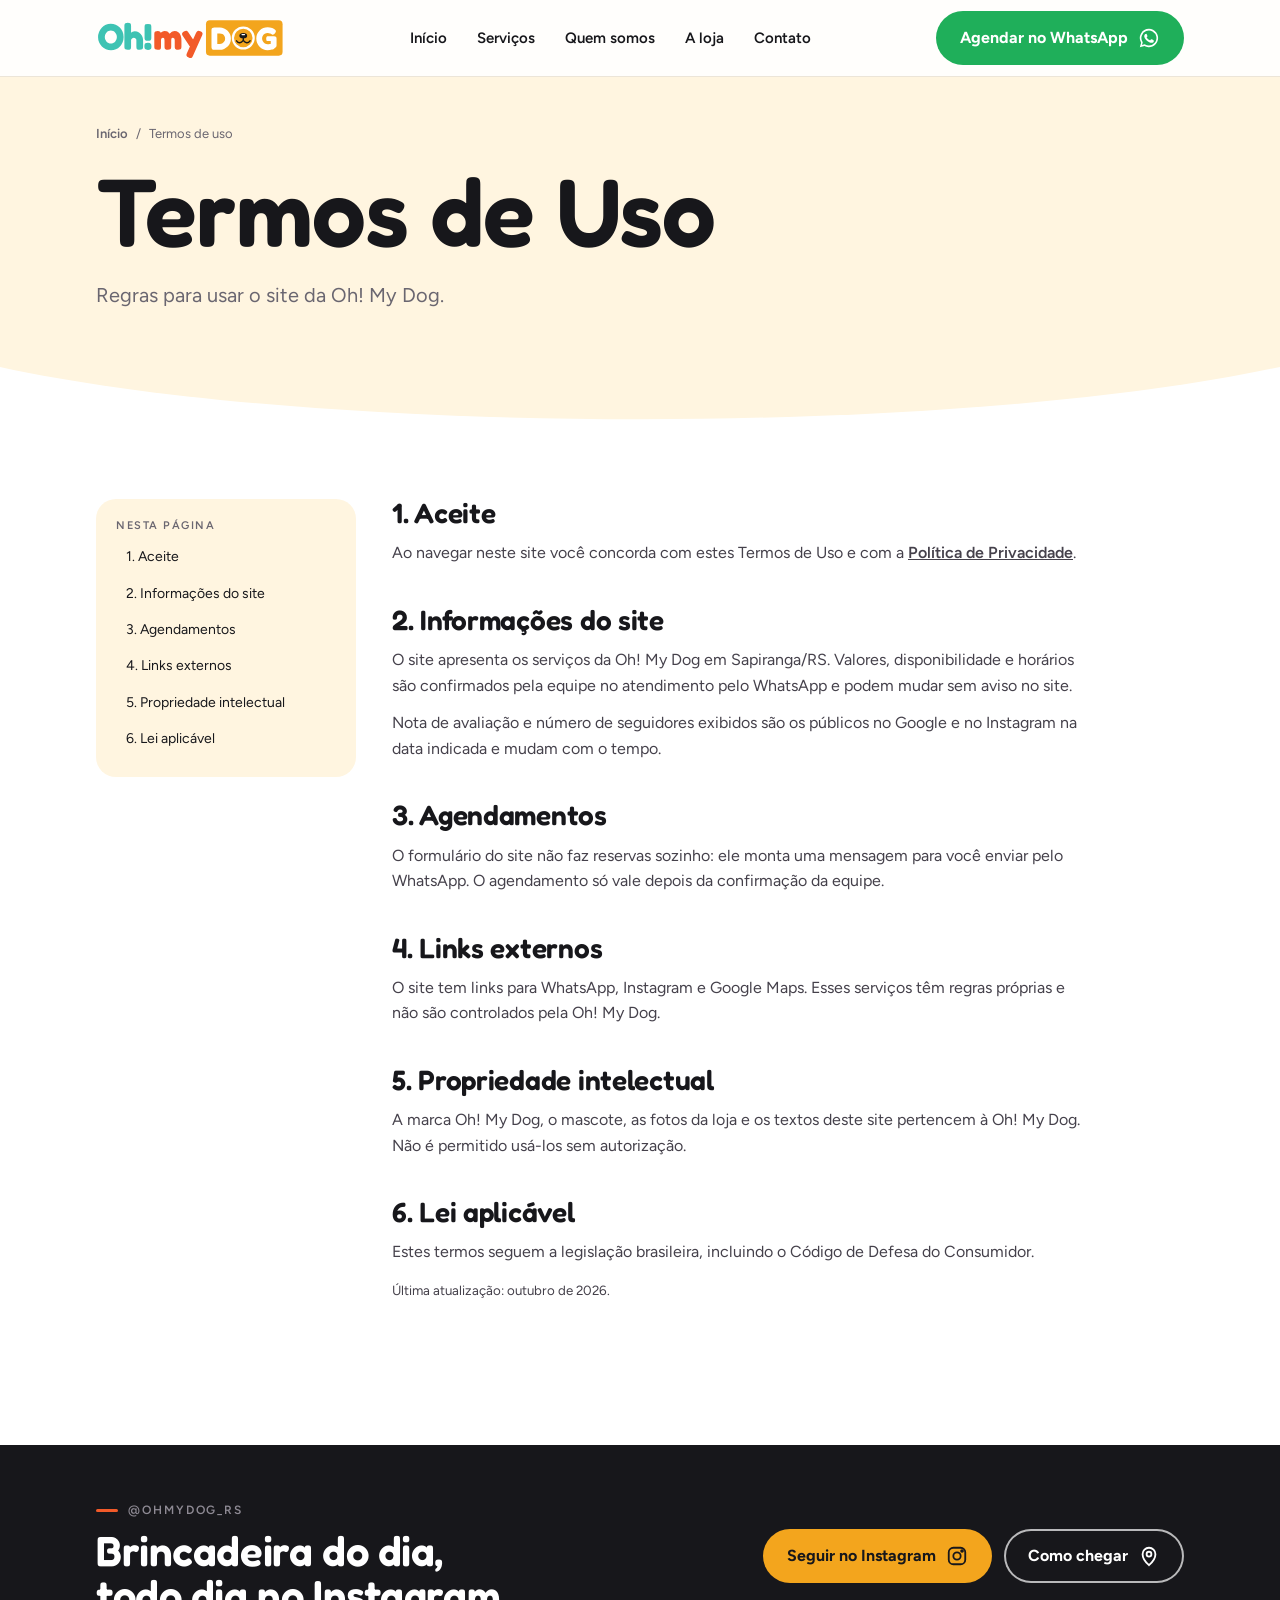
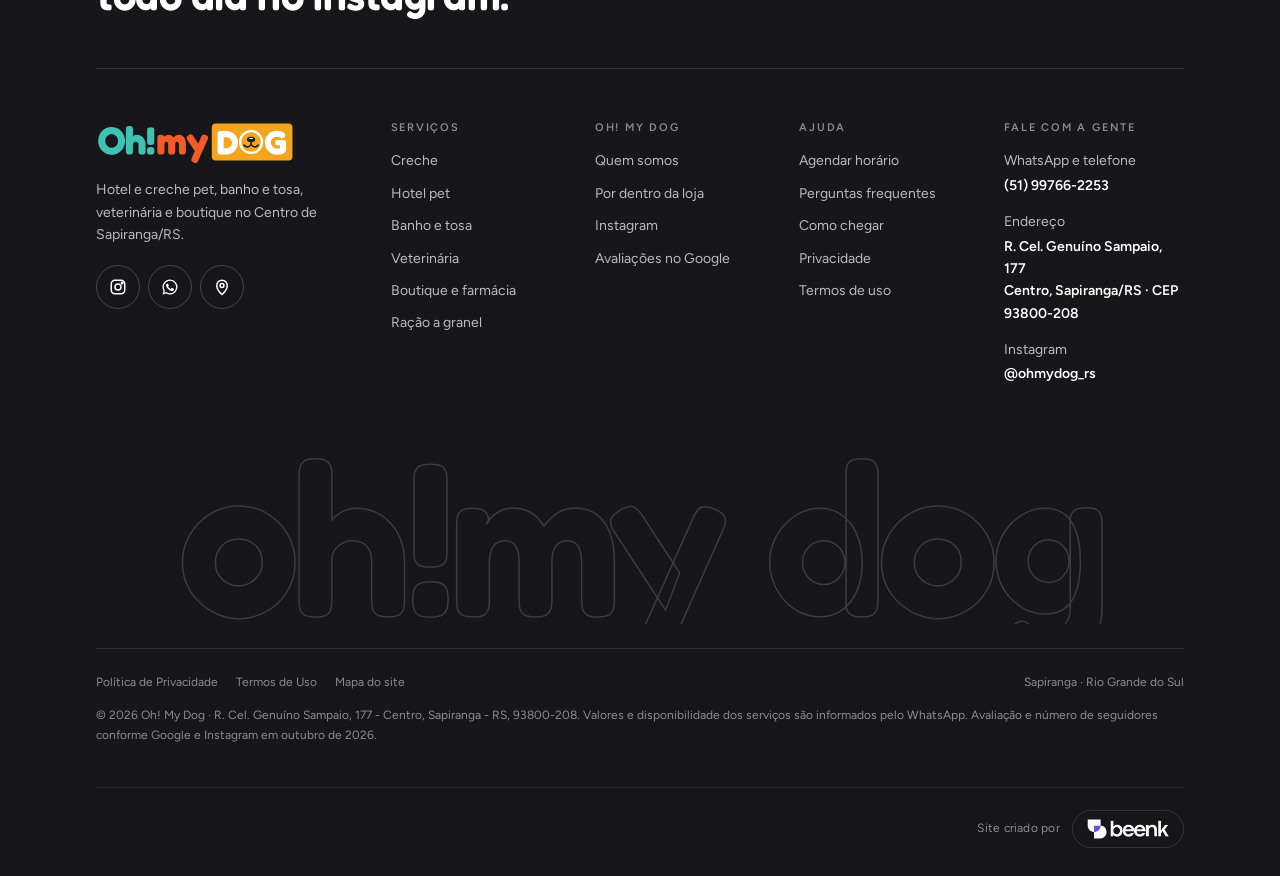
<file: termos.html>
<!doctype html>
<html lang="pt-BR">
<head>
<meta charset="utf-8">
<meta name="viewport" content="width=device-width, initial-scale=1, viewport-fit=cover">
<title>Termos de Uso | Oh! My Dog Sapiranga</title>
<meta name="description" content="Termos de uso do site da Oh! My Dog, pet shop em Sapiranga/RS.">
<link rel="canonical" href="https://ohmydog-rho.vercel.app/termos">
<meta name="robots" content="index, follow, max-image-preview:large">
<meta name="theme-color" content="#17171B">
<meta name="author" content="Beenk — beenk.com.br">
<meta name="geo.region" content="BR-RS">
<meta name="geo.placename" content="Sapiranga">
<meta property="og:type" content="website">
<meta property="og:locale" content="pt_BR">
<meta property="og:site_name" content="Oh! My Dog">
<meta property="og:title" content="Termos de Uso | Oh! My Dog Sapiranga">
<meta property="og:description" content="Termos de uso do site da Oh! My Dog, pet shop em Sapiranga/RS.">
<meta property="og:url" content="https://ohmydog-rho.vercel.app/termos">
<meta property="og:image" content="https://ohmydog-rho.vercel.app/img/og-oh-my-dog-sapiranga.jpg">
<meta property="og:image:width" content="1200">
<meta property="og:image:height" content="630">
<meta property="og:image:alt" content="Mascote da Oh! My Dog acenando em frente à loja em Sapiranga">
<meta name="twitter:card" content="summary_large_image">
<meta name="twitter:title" content="Termos de Uso | Oh! My Dog Sapiranga">
<meta name="twitter:description" content="Termos de uso do site da Oh! My Dog, pet shop em Sapiranga/RS.">
<meta name="twitter:image" content="https://ohmydog-rho.vercel.app/img/og-oh-my-dog-sapiranga.jpg">
<link rel="icon" href="/favicon.ico" sizes="any">
<link rel="icon" href="/img/icon.svg" type="image/svg+xml">
<link rel="apple-touch-icon" href="/apple-touch-icon.png">
<link rel="manifest" href="/site.webmanifest">
<link rel="preconnect" href="https://fonts.googleapis.com">
<link rel="preconnect" href="https://fonts.gstatic.com" crossorigin>
<link rel="stylesheet" href="https://fonts.googleapis.com/css2?family=Figtree:wght@400;500;600;700&family=Fredoka:wght@500;600&display=swap">
<link rel="stylesheet" href="/assets/style.css?v=2">
<script type="application/ld+json">[{"@context": "https://schema.org", "@type": "PetStore", "@id": "https://ohmydog-rho.vercel.app/#negocio", "name": "Oh! My Dog", "alternateName": "Oh My Dog Sapiranga", "description": "Pet shop em Sapiranga/RS com hotel e creche pet, banho e tosa, veterinária, boutique e ração a granel.", "url": "https://ohmydog-rho.vercel.app/", "logo": "https://ohmydog-rho.vercel.app/img/icon-512.png", "image": ["https://ohmydog-rho.vercel.app/img/og-oh-my-dog-sapiranga.jpg", "https://ohmydog-rho.vercel.app/img/boutique.webp", "https://ohmydog-rho.vercel.app/img/banho.webp"], "telephone": "+5551997662253", "address": {"@type": "PostalAddress", "streetAddress": "R. Cel. Genuíno Sampaio, 177 - Centro", "addressLocality": "Sapiranga", "addressRegion": "RS", "postalCode": "93800-208", "addressCountry": "BR"}, "hasMap": "https://www.google.com/maps/search/?api=1&query=Oh%21%20My%20Dog%2C%20R.%20Cel.%20Genu%C3%ADno%20Sampaio%2C%20177%20-%20Centro%2C%20Sapiranga%20-%20RS%2C%2093800-208", "areaServed": {"@type": "City", "name": "Sapiranga"}, "sameAs": ["https://www.instagram.com/ohmydog_rs/"], "contactPoint": {"@type": "ContactPoint", "telephone": "+5551997662253", "contactType": "customer service", "availableLanguage": "Portuguese"}, "makesOffer": [{"@type": "Offer", "itemOffered": {"@type": "Service", "name": "Creche para cães"}}, {"@type": "Offer", "itemOffered": {"@type": "Service", "name": "Hotel para pets"}}, {"@type": "Offer", "itemOffered": {"@type": "Service", "name": "Banho e tosa"}}, {"@type": "Offer", "itemOffered": {"@type": "Service", "name": "Atendimento veterinário"}}, {"@type": "Offer", "itemOffered": {"@type": "Service", "name": "Boutique e farmácia pet"}}, {"@type": "Offer", "itemOffered": {"@type": "Service", "name": "Ração a granel"}}]}, {"@context": "https://schema.org", "@type": "BreadcrumbList", "itemListElement": [{"@type": "ListItem", "position": 1, "name": "Início", "item": "https://ohmydog-rho.vercel.app/"}, {"@type": "ListItem", "position": 2, "name": "Termos de uso", "item": "https://ohmydog-rho.vercel.app/termos"}]}]</script>
</head>
<body>
<a class="skip" href="#conteudo">Pular para o conteúdo</a>
<div id="progress" aria-hidden="true"></div>
<header class="hdr solid" id="hdr"><div class="wrap bar">
<a href="/" class="brand" aria-label="Oh! My Dog, página inicial"><img src="/img/logo.svg" alt="Oh! My Dog" width="210" height="45"></a>
<nav class="nav" aria-label="Principal"><a href="/">Início</a><a href="/servicos">Serviços</a><a href="/sobre">Quem somos</a><a href="/#por-dentro">A loja</a><a href="/contato">Contato</a></nav>
<a href="https://wa.me/5551997662253?text=Ol%C3%A1%2C%20Oh%21%20My%20Dog%21%20Vim%20pelo%20site%20e%20quero%20agendar%20um%20hor%C3%A1rio%20para%20o%20meu%20pet." target="_blank" rel="noopener" class="btn wa hdr-cta"><span>Agendar no WhatsApp</span><span class="ico"><svg viewBox="0 0 24 24" aria-hidden="true" fill="currentColor"><path d="M12 2a10 10 0 0 0-8.6 15.1L2 22l5-1.3A10 10 0 1 0 12 2zm0 18.2c-1.5 0-3-.4-4.3-1.2l-.3-.2-3 .8.8-2.9-.2-.3A8.2 8.2 0 1 1 12 20.2zm4.5-6.1c-.2-.1-1.5-.7-1.7-.8-.2-.1-.4-.1-.6.1l-.8 1c-.1.2-.3.2-.5.1a6.7 6.7 0 0 1-3.3-2.9c-.3-.4.2-.4.7-1.4.1-.2 0-.3 0-.5l-.8-1.8c-.2-.5-.4-.4-.6-.4h-.5c-.2 0-.5.1-.7.3-.2.3-.9.9-.9 2.2s.9 2.5 1.1 2.7c.1.2 1.8 2.8 4.4 3.9 1.6.7 2.3.8 3.1.6.5-.1 1.5-.6 1.7-1.2.2-.6.2-1.1.2-1.2-.1-.1-.3-.2-.5-.3z"/></svg></span></a>
<button class="burger" id="burger" aria-label="Abrir menu" aria-expanded="false" aria-controls="menu"><span></span><span></span><span></span></button>
</div></header>
<div class="menu" id="menu" aria-label="Menu">
<img class="face" src="/img/icon.svg" alt="" aria-hidden="true">
<div class="top"><a href="/" aria-label="Oh! My Dog, página inicial"><img src="/img/logo.svg" alt="Oh! My Dog" width="168" height="36"></a></div>
<nav aria-label="Menu principal"><a href="/">Início <small>Home</small></a><a href="/servicos">Serviços <small>6 serviços</small></a><a href="/sobre">Quem somos <small>Sapiranga/RS</small></a><a href="/#por-dentro">A loja <small>Fotos</small></a><a href="/contato">Contato <small>WhatsApp</small></a></nav>
<div class="foot">
<a href="https://wa.me/5551997662253?text=Ol%C3%A1%2C%20Oh%21%20My%20Dog%21%20Vim%20pelo%20site%20e%20quero%20agendar%20um%20hor%C3%A1rio%20para%20o%20meu%20pet." target="_blank" rel="noopener" class="btn wa"><span>Agendar no WhatsApp</span><span class="ico"><svg viewBox="0 0 24 24" aria-hidden="true" fill="currentColor"><path d="M12 2a10 10 0 0 0-8.6 15.1L2 22l5-1.3A10 10 0 1 0 12 2zm0 18.2c-1.5 0-3-.4-4.3-1.2l-.3-.2-3 .8.8-2.9-.2-.3A8.2 8.2 0 1 1 12 20.2zm4.5-6.1c-.2-.1-1.5-.7-1.7-.8-.2-.1-.4-.1-.6.1l-.8 1c-.1.2-.3.2-.5.1a6.7 6.7 0 0 1-3.3-2.9c-.3-.4.2-.4.7-1.4.1-.2 0-.3 0-.5l-.8-1.8c-.2-.5-.4-.4-.6-.4h-.5c-.2 0-.5.1-.7.3-.2.3-.9.9-.9 2.2s.9 2.5 1.1 2.7c.1.2 1.8 2.8 4.4 3.9 1.6.7 2.3.8 3.1.6.5-.1 1.5-.6 1.7-1.2.2-.6.2-1.1.2-1.2-.1-.1-.3-.2-.5-.3z"/></svg></span></a>
<div class="meta"><a href="tel:+5551997662253">(51) 99766-2253</a><a href="https://www.google.com/maps/search/?api=1&query=Oh%21%20My%20Dog%2C%20R.%20Cel.%20Genu%C3%ADno%20Sampaio%2C%20177%20-%20Centro%2C%20Sapiranga%20-%20RS%2C%2093800-208" target="_blank" rel="noopener">R. Cel. Genuíno Sampaio, 177 · Centro</a></div>
</div>
</div>
<main id="conteudo">
<section class="page-hero"><div class="wrap"><nav class="crumbs" aria-label="Você está em"><a href="/">Início</a><span aria-hidden="true">/</span><span>Termos de uso</span></nav><h1>Termos de Uso</h1><p class="lead">Regras para usar o site da Oh! My Dog.</p></div><svg class="tail" viewBox="0 0 1440 90" preserveAspectRatio="none" aria-hidden="true"><path d="M0 0h1440v20C1080 90 360 90 0 20z" fill="#FFF5E0"/></svg></section>
<section class="sec" style="padding-top:clamp(36px,6vw,64px)"><div class="wrap legal-doc"><nav class="toc" aria-label="Seções"><b>Nesta página</b><a href="#t1">1. Aceite</a><a href="#t2">2. Informações do site</a><a href="#t3">3. Agendamentos</a><a href="#t4">4. Links externos</a><a href="#t5">5. Propriedade intelectual</a><a href="#t6">6. Lei aplicável</a></nav><article class="doc"><h2 id="t1">1. Aceite</h2><p>Ao navegar neste site você concorda com estes Termos de Uso e com a <a href="/privacidade">Política de Privacidade</a>.</p>
<h2 id="t2">2. Informações do site</h2><p>O site apresenta os serviços da Oh! My Dog em Sapiranga/RS. Valores, disponibilidade e horários são confirmados pela equipe no atendimento pelo WhatsApp e podem mudar sem aviso no site.</p><p>Nota de avaliação e número de seguidores exibidos são os públicos no Google e no Instagram na data indicada e mudam com o tempo.</p>
<h2 id="t3">3. Agendamentos</h2><p>O formulário do site não faz reservas sozinho: ele monta uma mensagem para você enviar pelo WhatsApp. O agendamento só vale depois da confirmação da equipe.</p>
<h2 id="t4">4. Links externos</h2><p>O site tem links para WhatsApp, Instagram e Google Maps. Esses serviços têm regras próprias e não são controlados pela Oh! My Dog.</p>
<h2 id="t5">5. Propriedade intelectual</h2><p>A marca Oh! My Dog, o mascote, as fotos da loja e os textos deste site pertencem à Oh! My Dog. Não é permitido usá-los sem autorização.</p>
<h2 id="t6">6. Lei aplicável</h2><p>Estes termos seguem a legislação brasileira, incluindo o Código de Defesa do Consumidor.</p><p><small>Última atualização: outubro de 2026.</small></p></article></div></section></main>
<footer class="ftr"><div class="wrap">
<div class="top"><div><span class="eyebrow" style="color:#8E8A94">@ohmydog_rs</span><h2 style="margin-top:10px">Brincadeira do dia, todo dia no Instagram.</h2></div><div class="ctas"><a href="https://www.instagram.com/ohmydog_rs/" target="_blank" rel="noopener" class="btn amber"><span>Seguir no Instagram</span><span class="ico"><svg viewBox="0 0 24 24" aria-hidden="true" fill="none" stroke="currentColor" stroke-width="2"><rect x="3" y="3" width="18" height="18" rx="5"/><circle cx="12" cy="12" r="4"/><circle cx="17.5" cy="6.5" r="1" fill="currentColor"/></svg></span></a><a href="https://www.google.com/maps/dir/?api=1&destination=R.%20Cel.%20Genu%C3%ADno%20Sampaio%2C%20177%20-%20Centro%2C%20Sapiranga%20-%20RS%2C%2093800-208" target="_blank" rel="noopener" class="btn ghost-light"><span>Como chegar</span><span class="ico"><svg viewBox="0 0 24 24" aria-hidden="true" fill="none" stroke="currentColor" stroke-width="2"><path d="M12 22s7-6.2 7-12a7 7 0 0 0-14 0c0 5.8 7 12 7 12z"/><circle cx="12" cy="10" r="2.6"/></svg></span></a></div></div>
<div class="cols">
<div class="about"><a href="/" aria-label="Oh! My Dog, página inicial"><img src="/img/logo.svg" alt="Oh! My Dog" width="196" height="42" loading="lazy"></a><p>Hotel e creche pet, banho e tosa, veterinária e boutique no Centro de Sapiranga/RS.</p>
<div class="social"><a href="https://www.instagram.com/ohmydog_rs/" target="_blank" rel="noopener" aria-label="Instagram @ohmydog_rs"><svg viewBox="0 0 24 24" aria-hidden="true" fill="none" stroke="currentColor" stroke-width="2"><rect x="3" y="3" width="18" height="18" rx="5"/><circle cx="12" cy="12" r="4"/><circle cx="17.5" cy="6.5" r="1" fill="currentColor"/></svg></a><a href="https://wa.me/5551997662253?text=Ol%C3%A1%2C%20Oh%21%20My%20Dog%21%20Vim%20pelo%20site%20e%20quero%20agendar%20um%20hor%C3%A1rio%20para%20o%20meu%20pet." target="_blank" rel="noopener" aria-label="WhatsApp"><svg viewBox="0 0 24 24" aria-hidden="true" fill="currentColor"><path d="M12 2a10 10 0 0 0-8.6 15.1L2 22l5-1.3A10 10 0 1 0 12 2zm0 18.2c-1.5 0-3-.4-4.3-1.2l-.3-.2-3 .8.8-2.9-.2-.3A8.2 8.2 0 1 1 12 20.2zm4.5-6.1c-.2-.1-1.5-.7-1.7-.8-.2-.1-.4-.1-.6.1l-.8 1c-.1.2-.3.2-.5.1a6.7 6.7 0 0 1-3.3-2.9c-.3-.4.2-.4.7-1.4.1-.2 0-.3 0-.5l-.8-1.8c-.2-.5-.4-.4-.6-.4h-.5c-.2 0-.5.1-.7.3-.2.3-.9.9-.9 2.2s.9 2.5 1.1 2.7c.1.2 1.8 2.8 4.4 3.9 1.6.7 2.3.8 3.1.6.5-.1 1.5-.6 1.7-1.2.2-.6.2-1.1.2-1.2-.1-.1-.3-.2-.5-.3z"/></svg></a><a href="https://www.google.com/maps/search/?api=1&query=Oh%21%20My%20Dog%2C%20R.%20Cel.%20Genu%C3%ADno%20Sampaio%2C%20177%20-%20Centro%2C%20Sapiranga%20-%20RS%2C%2093800-208" target="_blank" rel="noopener" aria-label="Oh! My Dog no Google Maps"><svg viewBox="0 0 24 24" aria-hidden="true" fill="none" stroke="currentColor" stroke-width="2"><path d="M12 22s7-6.2 7-12a7 7 0 0 0-14 0c0 5.8 7 12 7 12z"/><circle cx="12" cy="10" r="2.6"/></svg></a></div></div>
<div><h3>Serviços</h3><ul><li><a href="/servicos#creche">Creche</a></li><li><a href="/servicos#hotel">Hotel pet</a></li><li><a href="/servicos#banho-e-tosa">Banho e tosa</a></li><li><a href="/servicos#veterinaria">Veterinária</a></li><li><a href="/servicos#boutique">Boutique e farmácia</a></li><li><a href="/servicos#racao-a-granel">Ração a granel</a></li></ul></div>
<div><h3>Oh! My Dog</h3><ul><li><a href="/sobre">Quem somos</a></li><li><a href="/#por-dentro">Por dentro da loja</a></li><li><a href="https://www.instagram.com/ohmydog_rs/" target="_blank" rel="noopener">Instagram</a></li><li><a href="https://www.google.com/maps/search/?api=1&query=Oh%21%20My%20Dog%2C%20R.%20Cel.%20Genu%C3%ADno%20Sampaio%2C%20177%20-%20Centro%2C%20Sapiranga%20-%20RS%2C%2093800-208" target="_blank" rel="noopener">Avaliações no Google</a></li></ul></div>
<div><h3>Ajuda</h3><ul><li><a href="/contato">Agendar horário</a></li><li><a href="/#perguntas">Perguntas frequentes</a></li><li><a href="https://www.google.com/maps/dir/?api=1&destination=R.%20Cel.%20Genu%C3%ADno%20Sampaio%2C%20177%20-%20Centro%2C%20Sapiranga%20-%20RS%2C%2093800-208" target="_blank" rel="noopener">Como chegar</a></li><li><a href="/privacidade">Privacidade</a></li><li><a href="/termos">Termos de uso</a></li></ul></div>
<div><h3>Fale com a gente</h3><div style="display:grid;gap:14px">
<div class="contact-line"><span>WhatsApp e telefone</span><a href="https://wa.me/5551997662253?text=Ol%C3%A1%2C%20Oh%21%20My%20Dog%21%20Vim%20pelo%20site%20e%20quero%20agendar%20um%20hor%C3%A1rio%20para%20o%20meu%20pet." target="_blank" rel="noopener">(51) 99766-2253</a></div>
<div class="contact-line"><span>Endereço</span><a href="https://www.google.com/maps/search/?api=1&query=Oh%21%20My%20Dog%2C%20R.%20Cel.%20Genu%C3%ADno%20Sampaio%2C%20177%20-%20Centro%2C%20Sapiranga%20-%20RS%2C%2093800-208" target="_blank" rel="noopener">R. Cel. Genuíno Sampaio, 177<br>Centro, Sapiranga/RS · CEP 93800-208</a></div>
<div class="contact-line"><span>Instagram</span><a href="https://www.instagram.com/ohmydog_rs/" target="_blank" rel="noopener">@ohmydog_rs</a></div>
</div></div>
</div>
<div class="giant" aria-hidden="true">oh!my dog</div>
<div class="legal">
<div class="row"><nav aria-label="Links legais"><a href="/privacidade">Política de Privacidade</a><a href="/termos">Termos de Uso</a><a href="/sitemap.xml">Mapa do site</a></nav><span>Sapiranga · Rio Grande do Sul</span></div>
<p>© 2026 Oh! My Dog · R. Cel. Genuíno Sampaio, 177 - Centro, Sapiranga - RS, 93800-208. Valores e disponibilidade dos serviços são informados pelo WhatsApp. Avaliação e número de seguidores conforme Google e Instagram em outubro de 2026.</p>
<div class="credit"><span>Site criado por</span><a href="https://beenk.com.br" target="_blank" rel="noopener" aria-label="Beenk (beenk.com.br), abre em nova aba"><img src="/img/beenk.png" alt="Beenk" width="82" height="20" loading="lazy"></a></div>
</div>
</div></footer>
<nav class="dock" id="dock" aria-label="Ações rápidas"><a href="https://www.google.com/maps/dir/?api=1&destination=R.%20Cel.%20Genu%C3%ADno%20Sampaio%2C%20177%20-%20Centro%2C%20Sapiranga%20-%20RS%2C%2093800-208" target="_blank" rel="noopener"><svg viewBox="0 0 24 24" aria-hidden="true" fill="none" stroke="currentColor" stroke-width="2"><path d="M12 22s7-6.2 7-12a7 7 0 0 0-14 0c0 5.8 7 12 7 12z"/><circle cx="12" cy="10" r="2.6"/></svg>Como chegar</a><a href="https://wa.me/5551997662253?text=Ol%C3%A1%2C%20Oh%21%20My%20Dog%21%20Vim%20pelo%20site%20e%20quero%20agendar%20um%20hor%C3%A1rio%20para%20o%20meu%20pet." target="_blank" rel="noopener" class="main"><svg viewBox="0 0 24 24" aria-hidden="true" fill="currentColor"><path d="M12 2a10 10 0 0 0-8.6 15.1L2 22l5-1.3A10 10 0 1 0 12 2zm0 18.2c-1.5 0-3-.4-4.3-1.2l-.3-.2-3 .8.8-2.9-.2-.3A8.2 8.2 0 1 1 12 20.2zm4.5-6.1c-.2-.1-1.5-.7-1.7-.8-.2-.1-.4-.1-.6.1l-.8 1c-.1.2-.3.2-.5.1a6.7 6.7 0 0 1-3.3-2.9c-.3-.4.2-.4.7-1.4.1-.2 0-.3 0-.5l-.8-1.8c-.2-.5-.4-.4-.6-.4h-.5c-.2 0-.5.1-.7.3-.2.3-.9.9-.9 2.2s.9 2.5 1.1 2.7c.1.2 1.8 2.8 4.4 3.9 1.6.7 2.3.8 3.1.6.5-.1 1.5-.6 1.7-1.2.2-.6.2-1.1.2-1.2-.1-.1-.3-.2-.5-.3z"/></svg>WhatsApp</a></nav>
<script src="/assets/app.js?v=2" defer></script>
</body>
</html>
</file>
<file: assets/style.css>
/* Oh! My Dog — Sapiranga/RS · Layout: seções encadeadas por curvas; marca da fachada (preto + teal/coral/âmbar). Mobile first. */
:root{
  --ink:#17171B;      /* preto da fachada */
  --ink-2:#26262D;
  --amber:#F3A51D;    /* caixa "DOG" */
  --sun:#F2B632;      /* avatar do Instagram */
  --teal:#3EC3B3;     /* "Oh!" */
  --coral:#F25A29;    /* "my" */
  --tint:#FFF5E0;     /* fundo de seção, âmbar claro */
  --paper:#FFFFFF;
  --muted:#6A6670;
  --line:#ECE5D8;
  --soft:#BDB8C2;
  --f-display:"Fredoka","Arial Rounded MT Bold","Trebuchet MS",system-ui,sans-serif;
  --f-body:"Figtree",system-ui,-apple-system,"Segoe UI",Roboto,sans-serif;
  --gut:clamp(16px,5vw,56px);
  --max:1200px;
  --r:28px;
  --ease:cubic-bezier(.2,.8,.2,1);
  color-scheme:light;
}
*{box-sizing:border-box}
html{scroll-behavior:smooth;overflow-x:hidden;overflow-x:clip;overscroll-behavior-x:none;-webkit-text-size-adjust:100%;text-size-adjust:100%}
body{margin:0;background:var(--paper);color:var(--ink);font:400 16px/1.6 var(--f-body);-webkit-font-smoothing:antialiased;overflow-x:hidden;overflow-x:clip;overscroll-behavior-x:none;position:relative;-webkit-tap-highlight-color:transparent}
main,section,footer{max-width:100%;overflow-x:clip}
a,button,summary,label,select{touch-action:manipulation}
img,svg{max-width:100%;display:block}
a{color:inherit}
h1,h2,h3,h4{font-family:var(--f-display);font-weight:600;line-height:1.04;letter-spacing:-.01em;margin:0;text-wrap:balance}
p{margin:0}
:focus-visible{outline:3px solid var(--coral);outline-offset:3px;border-radius:8px}
.skip{position:absolute;left:-9999px;top:8px;z-index:200;background:var(--ink);color:#fff;padding:10px 16px;border-radius:999px}
.skip:focus{left:12px}
.wrap{max-width:var(--max);margin-inline:auto;padding-inline:var(--gut)}
.eyebrow{font:600 12px/1.2 var(--f-body);letter-spacing:.16em;text-transform:uppercase;color:var(--muted);display:inline-flex;align-items:center;gap:10px}
.eyebrow::before{content:"";width:22px;height:3px;border-radius:3px;background:var(--coral)}
.h2{font-size:clamp(34px,6.4vw,64px)}
.lead{font-size:clamp(17px,2.1vw,20px);color:var(--muted);max-width:56ch}
.hl-teal{color:var(--teal)}.hl-coral{color:var(--coral)}.hl-amber{color:var(--amber)}

/* botões */
.btn{--bg:var(--ink);--fg:#fff;--hv:var(--amber);--hvfg:var(--ink);display:inline-flex;align-items:center;gap:10px;padding:16px 24px;border-radius:999px;background:var(--bg);color:var(--fg);text-decoration:none;border:0;font:700 16px/1 var(--f-body);cursor:pointer;position:relative;overflow:hidden;transition:transform .3s var(--ease);white-space:nowrap}
.btn::after{content:"";position:absolute;inset:0;background:var(--hv);transform:translateY(101%);transition:transform .4s var(--ease)}
.btn > *{position:relative;z-index:1;transition:color .3s}
@media (hover:hover){.btn:hover{transform:translateY(-2px)}.btn:hover::after{transform:none}.btn:hover > *{color:var(--hvfg)}.btn:hover .ico{transform:rotate(-45deg)}}
.btn:active{transform:scale(.97)}
.btn.amber{--bg:var(--amber);--fg:var(--ink);--hv:var(--ink);--hvfg:#fff}
.btn.wa{--bg:#1FAF5A;--fg:#fff;--hv:var(--ink);--hvfg:#fff}
.btn.ghost{--bg:transparent;--fg:var(--ink);box-shadow:inset 0 0 0 2px var(--ink)}
.btn.ghost-light{--bg:transparent;--fg:#fff;--hv:#fff;--hvfg:var(--ink);box-shadow:inset 0 0 0 2px rgba(255,255,255,.7)}
.btn .ico{width:22px;height:22px;flex:none;transition:transform .4s var(--ease)}
.btn .ico svg{width:100%;height:100%}

#progress{position:fixed;left:0;top:0;height:3px;width:100%;transform-origin:0 50%;transform:scaleX(0);background:linear-gradient(90deg,var(--teal),var(--coral),var(--amber));z-index:120}

/* header */
.hdr{position:fixed;inset:0 0 auto 0;z-index:100;padding-top:env(safe-area-inset-top,0px);transition:background .3s,box-shadow .3s}
.hdr .bar{display:flex;align-items:center;justify-content:space-between;gap:16px;height:76px;transition:height .3s var(--ease)}
.hdr.scrolled,.hdr.solid{background:rgba(255,255,255,.9);backdrop-filter:blur(14px);-webkit-backdrop-filter:blur(14px);box-shadow:0 1px 0 var(--line)}
.hdr.scrolled .bar{height:64px}
.brand{display:inline-flex;align-items:center;flex:none}
.brand img{height:40px;width:auto}
.hdr.scrolled .brand img{height:34px}
.nav{display:none;gap:2px}
.nav a{padding:10px 14px;border-radius:999px;text-decoration:none;font-weight:600;font-size:15px;transition:background .2s}
.nav a:hover,.nav a[aria-current="page"]{background:var(--tint)}
.hdr-cta{display:none}
.burger{width:48px;height:48px;border-radius:50%;border:0;background:var(--ink);color:#fff;display:grid;place-items:center;cursor:pointer;position:relative;z-index:140;flex:none}
.burger span{position:absolute;width:20px;height:2px;background:currentColor;border-radius:2px;transition:transform .45s var(--ease),opacity .2s,width .3s}
.burger span:nth-child(1){transform:translateY(-6px)}
.burger span:nth-child(3){transform:translateY(6px);width:12px;margin-left:8px}
body.menu-open .burger{background:var(--amber);color:var(--ink)}
body.menu-open .burger span:nth-child(1){transform:rotate(45deg)}
body.menu-open .burger span:nth-child(2){opacity:0}
body.menu-open .burger span:nth-child(3){transform:rotate(-45deg);width:20px;margin-left:0}
@media (min-width:1040px){.nav{display:flex}.hdr-cta{display:inline-flex}.burger{display:none}}

/* menu tela cheia */
.menu{position:fixed;inset:0;z-index:130;background:var(--ink);color:#fff;clip-path:circle(0 at calc(100% - 40px) 40px);transition:clip-path .8s var(--ease),visibility 0s .8s;display:flex;flex-direction:column;padding:calc(env(safe-area-inset-top,0px) + 14px) var(--gut) calc(env(safe-area-inset-bottom,0px) + 24px);overflow-y:auto;overflow-x:hidden;overscroll-behavior:contain;visibility:hidden}
body.menu-open .menu{clip-path:circle(150% at calc(100% - 40px) 40px);visibility:visible;transition:clip-path .8s var(--ease)}
.menu .top{display:flex;align-items:center;height:50px}
.menu .top img{height:36px;width:auto}
.menu nav{display:flex;flex-direction:column;margin-top:auto;padding-block:28px}
.menu nav a{font-family:var(--f-display);font-weight:600;font-size:clamp(38px,10.5vw,68px);line-height:1.12;text-decoration:none;display:flex;align-items:baseline;gap:14px;opacity:0;transform:translateY(40px);transition:opacity .5s,transform .6s var(--ease),color .2s}
.menu nav a small{font:600 11px/1 var(--f-body);letter-spacing:.14em;text-transform:uppercase;color:var(--amber)}
.menu nav a:hover,.menu nav a[aria-current="page"]{color:var(--amber)}
body.menu-open .menu nav a{opacity:1;transform:none}
body.menu-open .menu nav a:nth-child(1){transition-delay:.25s}
body.menu-open .menu nav a:nth-child(2){transition-delay:.31s}
body.menu-open .menu nav a:nth-child(3){transition-delay:.37s}
body.menu-open .menu nav a:nth-child(4){transition-delay:.43s}
body.menu-open .menu nav a:nth-child(5){transition-delay:.49s}
.menu .foot{display:grid;gap:16px;opacity:0;transform:translateY(20px);transition:opacity .5s .55s,transform .6s .55s var(--ease)}
body.menu-open .menu .foot{opacity:1;transform:none}
.menu .foot .btn{justify-content:space-between;width:100%;font-size:18px;padding:20px 24px}
.menu .meta{display:flex;flex-wrap:wrap;justify-content:space-between;gap:8px 16px;font-size:14px;color:var(--soft)}
.menu .meta a{text-decoration:none}
.menu .face{position:absolute;right:-90px;top:16%;width:280px;opacity:.07;pointer-events:none}
body.menu-open{overflow:hidden}

/* revelar */
.pre{opacity:0;transform:translateY(34px)}
[data-r]{transition:opacity .9s var(--ease),transform .9s var(--ease)}
.tail{display:block;width:100%;height:clamp(40px,7vw,90px);margin-block:-1px}

/* hero */
.hero{position:relative;padding-top:calc(env(safe-area-inset-top,0px) + 100px);background:var(--tint);overflow:hidden}
.hero .grid{display:grid;gap:36px;align-items:center;padding-bottom:16px}
.hero h1{font-size:clamp(40px,8.6vw,80px);margin-top:18px}
@media (min-width:1040px){.hero h1{font-size:clamp(48px,5.4vw,76px)}}
.hero h1 .u{position:relative;white-space:nowrap;display:inline-block}
.hero h1 .u svg{position:absolute;left:-2%;bottom:-.08em;width:104%;height:.34em;z-index:-1;overflow:visible}
.hero h1 .u path{stroke:var(--amber);stroke-width:14;fill:none;stroke-linecap:round;stroke-dasharray:600;stroke-dashoffset:600;animation:draw 1.2s .4s var(--ease) forwards}
@keyframes draw{to{stroke-dashoffset:0}}
.hero .lead{margin-top:20px}
.ctas{display:flex;flex-wrap:wrap;gap:12px;margin-top:28px}
.trust{display:flex;flex-wrap:wrap;gap:10px;margin-top:26px}
.pill{display:inline-flex;align-items:center;gap:8px;background:#fff;border-radius:999px;padding:8px 14px 8px 10px;font-size:14px;color:var(--muted);text-decoration:none;box-shadow:0 1px 0 var(--line)}
.pill b{color:var(--ink)}
.pill .stars{color:var(--amber);letter-spacing:1px}
.pill svg{width:18px;height:18px;flex:none}
.stage{position:relative;max-width:520px;width:100%;justify-self:center}
.stage .frame{border-radius:36px;overflow:hidden;aspect-ratio:4/5;background:var(--ink);box-shadow:0 40px 70px -40px rgba(23,23,27,.55);transform:rotate(-2deg)}
.stage .frame img{width:100%;height:100%;object-fit:cover;object-position:50% 70%}
.stage .disc{position:absolute;width:44%;aspect-ratio:1;right:-6%;top:-6%;border-radius:50%;background:var(--sun);z-index:-1}
.stage .ring{position:absolute;width:150px;height:150px;left:-28px;bottom:-30px;animation:spin 30s linear infinite}
.stage .ring text{font:600 12px var(--f-body);letter-spacing:.3em;fill:var(--ink)}
.stage .ring .c{fill:var(--sun)}
@keyframes spin{to{transform:rotate(360deg)}}
.chip{position:absolute;background:#fff;border-radius:16px;padding:10px 14px;box-shadow:0 18px 40px -18px rgba(23,23,27,.45);display:flex;gap:10px;align-items:center;font-size:13px;line-height:1.25;animation:float 6s ease-in-out infinite}
.chip b{display:block;font-size:14px}
.chip .dot{width:30px;height:30px;border-radius:10px;display:grid;place-items:center;flex:none;font-weight:700}
.chip.c1{right:-2%;bottom:16%}
.chip.c2{left:-3%;top:46%;animation-delay:-2s}
@media (max-width:560px){.chip.c1{right:6px}.chip.c2{left:6px}.stage .ring{width:110px;height:110px;left:-10px;bottom:-24px}}
@keyframes float{50%{transform:translateY(-10px)}}
.booker{margin-top:36px;background:#fff;border-radius:24px;padding:10px;display:grid;gap:6px;box-shadow:0 30px 60px -40px rgba(23,23,27,.45)}
.booker label{display:grid;gap:2px;padding:10px 16px;border-radius:16px;transition:background .2s;cursor:pointer}
.booker label:hover{background:var(--tint)}
.booker label > span{font:600 11px var(--f-body);letter-spacing:.12em;text-transform:uppercase;color:var(--muted)}
.booker select,.booker input{border:0;background:transparent;font:600 16px var(--f-body);color:var(--ink);padding:2px 0;width:100%;appearance:none;-webkit-appearance:none;cursor:pointer;min-width:0}
.booker input{cursor:text}
.booker input:focus,.booker select:focus{outline:none}
.booker .btn{justify-content:center}
@media (min-width:820px){.booker{grid-template-columns:1fr 1fr auto;align-items:center}.booker label + label{border-left:1px solid var(--line);border-radius:0}}
@media (min-width:1040px){.hero .grid{grid-template-columns:1.12fr .88fr}}

/* faixa */
.marquee-clip{overflow:hidden;overflow:clip;padding-block:14px;margin-top:-24px;position:relative;z-index:2;pointer-events:none}
.marquee{background:var(--ink);color:#fff;overflow:hidden;padding-block:20px;transform:rotate(-1.5deg) scaleX(1.04)}
.marquee .track{display:flex;gap:36px;width:max-content;animation:mq 34s linear infinite}
.marquee span{font:600 clamp(24px,3.8vw,40px)/1 var(--f-display);display:flex;align-items:center;gap:36px;white-space:nowrap}
.marquee span::after{content:"";width:16px;height:16px;border-radius:50%;background:var(--amber)}
.marquee span:nth-child(3n+2)::after{background:var(--teal)}
.marquee span:nth-child(3n)::after{background:var(--coral)}
@keyframes mq{to{transform:translateX(-50%)}}

.sec{padding-block:clamp(72px,11vw,130px)}
.sec-head{display:grid;gap:18px;margin-bottom:44px}
@media (min-width:900px){.sec-head{grid-template-columns:1fr 1fr;align-items:end}}

/* serviços: pilha que gruda no mobile */
.svc-rail{display:grid;gap:16px}
@media (max-width:759px){.svc-rail .svc{position:sticky;box-shadow:0 -14px 30px -20px rgba(23,23,27,.4)}.svc-rail .svc:nth-child(1){top:80px}.svc-rail .svc:nth-child(2){top:92px}.svc-rail .svc:nth-child(3){top:104px}.svc-rail .svc:nth-child(4){top:116px}.svc-rail .svc:nth-child(5){top:128px}.svc-rail .svc:nth-child(6){top:140px}}
@media (min-width:760px){.svc-rail{grid-template-columns:repeat(2,1fr)}}
@media (min-width:1100px){.svc-rail{grid-template-columns:repeat(3,1fr)}}
.svc{border-radius:var(--r);padding:26px;min-height:340px;display:flex;flex-direction:column;gap:12px;position:relative;overflow:hidden;text-decoration:none;transition:transform .5s var(--ease)}
@media (hover:hover){.svc:hover{transform:translateY(-6px) rotate(-.6deg)}.svc:hover .go{transform:rotate(-45deg) scale(1.08)}}
.svc:active{transform:scale(.98)}
.svc h3{font-size:30px}
.svc p{font-size:15px;opacity:.88;max-width:36ch}
.svc .foot{margin-top:auto;display:flex;justify-content:space-between;align-items:flex-end;gap:12px;font-size:14px;font-weight:600}
.svc .go{width:52px;height:52px;border-radius:50%;background:var(--ink);color:#fff;display:grid;place-items:center;flex:none;transition:transform .5s var(--ease)}
.svc .go svg{width:18px;height:18px}
.svc .thumb{position:absolute;right:-18px;top:-18px;width:120px;height:120px;border-radius:50%;object-fit:cover;border:6px solid rgba(255,255,255,.55)}
.tag{display:inline-block;align-self:flex-start;font:700 11px/1 var(--f-body);letter-spacing:.12em;text-transform:uppercase;padding:7px 10px;border-radius:999px;background:rgba(255,255,255,.6)}
.s-amber{background:var(--amber)}
.s-ink{background:var(--ink);color:#fff}.s-ink .go{background:var(--amber);color:var(--ink)}.s-ink .tag{background:rgba(255,255,255,.12)}
.s-teal{background:var(--teal)}
.s-tint{background:var(--tint)}
.s-coral{background:var(--coral);color:#fff}.s-coral .tag{background:rgba(255,255,255,.18)}
.s-sky{background:#DDF4F0}

/* galeria */
.gallery{display:grid;grid-template-columns:repeat(2,1fr);gap:10px}
.gallery figure{margin:0;position:relative;border-radius:22px;overflow:hidden;background:var(--line);cursor:zoom-in}
.gallery figure img{width:100%;height:100%;object-fit:cover;aspect-ratio:3/4;transition:transform .8s var(--ease)}
@media (hover:hover){.gallery figure:hover img{transform:scale(1.05)}}
.gallery figcaption{position:absolute;left:10px;bottom:10px;right:10px;background:rgba(23,23,27,.78);color:#fff;font-size:13px;font-weight:600;padding:8px 12px;border-radius:12px;backdrop-filter:blur(6px);-webkit-backdrop-filter:blur(6px)}
.gallery .wide{grid-column:span 2}
.gallery .wide img{aspect-ratio:16/10}
@media (min-width:900px){.gallery{grid-template-columns:repeat(4,1fr);gap:14px}.gallery .wide{grid-column:span 2;grid-row:span 2}.gallery .wide img{aspect-ratio:auto;height:100%}}
.lightbox{position:fixed;inset:0;z-index:150;background:rgba(10,10,12,.92);display:grid;place-items:center;padding:calc(env(safe-area-inset-top,0px) + 60px) 16px calc(env(safe-area-inset-bottom,0px) + 40px);opacity:0;visibility:hidden;transition:opacity .35s,visibility 0s .35s}
.lightbox.on{opacity:1;visibility:visible;transition:opacity .35s}
.lightbox img{max-height:100%;max-width:min(100%,900px);border-radius:18px;object-fit:contain}
.lightbox p{color:#fff;margin-top:12px;text-align:center;font-weight:600}
.lightbox button{position:absolute;top:calc(env(safe-area-inset-top,0px) + 14px);right:14px;width:48px;height:48px;border-radius:50%;border:0;background:#fff;font-size:26px;line-height:1;cursor:pointer}

/* passos */
.journey{background:var(--ink);color:#fff;position:relative}
.journey .eyebrow,.journey .lead{color:var(--soft)}
.path{position:relative;margin-top:52px;display:grid;gap:52px;padding-left:56px}
.path .rail{position:absolute;left:18px;top:8px;bottom:8px;width:3px;background:rgba(255,255,255,.12);border-radius:3px}
.path .fill{position:absolute;inset:0;background:linear-gradient(var(--teal),var(--amber));transform-origin:top;transform:scaleY(0);border-radius:3px}
.path .paw{position:absolute;left:-14px;width:32px;height:32px;border-radius:50%;background:var(--amber);display:grid;place-items:center;top:0;box-shadow:0 0 0 8px rgba(243,165,29,.2)}
.path .paw svg{width:16px;height:16px}
.step{position:relative}
.step .n{position:absolute;left:-56px;top:2px;width:40px;height:40px;border-radius:50%;background:var(--ink);border:2px solid rgba(255,255,255,.25);display:grid;place-items:center;font:600 15px var(--f-display);transition:all .4s}
.step.lit .n{background:var(--amber);border-color:var(--amber);color:var(--ink)}
.step h3{font-size:clamp(26px,3.6vw,38px)}
.step p{color:var(--soft);margin-top:10px;max-width:50ch}
.step p a{color:#fff;font-weight:600}
@media (min-width:900px){.path{grid-template-columns:1fr 1fr;column-gap:80px;padding-left:0}.path .rail{left:50%}.path .paw{left:50%;margin-left:-14px}.step .n{left:auto;right:-60px}.step:nth-child(odd){grid-column:1;text-align:right}.step:nth-child(odd) p{margin-left:auto}.step:nth-child(even){grid-column:2;margin-top:110px}.step:nth-child(even) .n{right:auto;left:-60px}}

/* números */
.stats{display:grid;grid-template-columns:repeat(2,1fr);gap:1px;background:var(--line);border-radius:var(--r);overflow:hidden;border:1px solid var(--line)}
.stat{background:var(--paper);padding:26px 20px;display:grid;gap:6px;align-content:start}
.stat b{font:600 clamp(40px,7vw,68px)/1 var(--f-display);font-variant-numeric:tabular-nums}
.stat span{font-size:14px;color:var(--muted)}
@media (min-width:900px){.stats{grid-template-columns:repeat(4,1fr)}}
.note{font-size:12px;color:var(--muted);margin-top:12px}

/* instagram */
.insta{background:var(--sun);border-radius:clamp(28px,5vw,48px);padding:clamp(28px,6vw,64px);display:grid;gap:36px;overflow:hidden;position:relative}
@media (min-width:900px){.insta{grid-template-columns:1.05fr .95fr;align-items:center}}
.insta h2{font-size:clamp(34px,5.6vw,60px)}
.insta p{margin-top:14px;max-width:46ch}
.handle{display:inline-flex;align-items:center;gap:8px;font-weight:700;margin-top:18px}
.handle svg{width:18px;height:18px}
.highlights{display:flex;gap:14px;margin-top:22px;flex-wrap:wrap}
.hlt{display:grid;justify-items:center;gap:6px;font-size:13px;font-weight:600;text-decoration:none}
.hlt i{width:64px;height:64px;border-radius:50%;border:3px solid #fff;display:grid;place-items:center;background:var(--sun);box-shadow:0 0 0 2px var(--ink)}
.hlt i img{width:58px;height:58px}
.insta .pic{position:relative;justify-self:center;width:min(100%,380px)}
.insta .pic img{border-radius:28px;aspect-ratio:4/5;object-fit:cover;object-position:50% 75%;transform:rotate(4deg);box-shadow:0 40px 60px -30px rgba(23,23,27,.6)}
.insta .pic .badge{position:absolute;left:-8px;bottom:22px;background:#fff;border-radius:16px;padding:10px 14px;font-size:13px;line-height:1.3;box-shadow:0 18px 40px -18px rgba(23,23,27,.45)}

/* avaliações */
.rating{display:grid;gap:20px;border:1.5px solid var(--line);border-radius:var(--r);padding:clamp(24px,4vw,40px)}
@media (min-width:900px){.rating{grid-template-columns:auto 1fr auto;align-items:center;gap:40px}}
.rating .score{font:600 clamp(64px,10vw,96px)/1 var(--f-display)}
.rating .stars{color:var(--amber);font-size:24px;letter-spacing:3px}
.rating .ctas{margin-top:0}

/* local */
.local{display:grid;gap:16px}
@media (min-width:900px){.local{grid-template-columns:.9fr 1.1fr}}
.local .card{background:var(--ink);color:#fff;border-radius:var(--r);padding:clamp(24px,4vw,40px);display:grid;gap:20px;align-content:start}
.local .card h3{font-size:clamp(28px,4vw,40px)}
.info{display:grid;gap:4px}
.info span{font:600 11px var(--f-body);letter-spacing:.14em;text-transform:uppercase;color:var(--soft)}
.info b,.info a{font-size:18px;font-weight:600;text-decoration:none}
.info a:hover{color:var(--amber)}
.map{border-radius:var(--r);overflow:hidden;min-height:340px;background:var(--line);position:relative}
.map iframe{position:absolute;inset:0;width:100%;height:100%;border:0}

/* faq */
.faq{display:grid;gap:12px;max-width:860px}
.faq details{border-radius:22px;background:var(--tint);padding:4px 22px;transition:background .3s}
.faq details[open]{background:var(--ink);color:#fff}
.faq summary{list-style:none;cursor:pointer;display:flex;justify-content:space-between;gap:20px;align-items:center;padding:18px 0;font:600 20px/1.25 var(--f-display)}
.faq summary::-webkit-details-marker{display:none}
.faq summary i{width:36px;height:36px;border-radius:50%;background:#fff;color:var(--ink);flex:none;display:grid;place-items:center;transition:transform .4s var(--ease);font-style:normal;font-size:22px;line-height:1}
.faq details[open] summary i{transform:rotate(45deg);background:var(--amber)}
.faq details p{padding-bottom:20px;opacity:.85;max-width:64ch}
.faq details a{font-weight:600}

/* cta final */
.final{background:var(--ink);color:#fff;text-align:center;position:relative;overflow:hidden}
.final h2{font-size:clamp(44px,10vw,124px);letter-spacing:-.02em}
.final p{color:var(--soft);margin:22px auto 34px;max-width:46ch}
.final .ctas{justify-content:center;margin-top:0}
.paws-bg{position:absolute;inset:0;width:100%;height:100%;pointer-events:none;opacity:.07}

/* rodapé */
.ftr{background:var(--ink);color:var(--soft);font-size:14px;padding-bottom:calc(env(safe-area-inset-bottom,0px) + 96px)}
@media (min-width:1040px){.ftr{padding-bottom:28px}}
.ftr a{text-decoration:none;transition:color .2s}
.ftr a:hover{color:var(--amber)}
.ftr .top{display:grid;gap:24px;padding-block:52px;border-bottom:1px solid rgba(255,255,255,.1)}
@media (min-width:900px){.ftr .top{grid-template-columns:1fr auto;align-items:center}}
.ftr .top h2{color:#fff;font-size:clamp(28px,4vw,42px)}
.ftr .top .ctas{margin-top:0}
.cols{display:grid;grid-template-columns:repeat(2,1fr);gap:36px 24px;padding-block:52px}
@media (min-width:900px){.cols{grid-template-columns:1.5fr repeat(4,1fr)}}
.cols h3{font:600 11px var(--f-body);letter-spacing:.16em;text-transform:uppercase;color:#8E8A94;margin-bottom:16px}
.cols ul{list-style:none;padding:0;margin:0;display:grid;gap:10px}
.cols .about{grid-column:1/-1}
@media (min-width:900px){.cols .about{grid-column:auto}}
.cols .about img{height:42px;width:auto}
.cols .about p{margin-top:16px;max-width:34ch}
.social{display:flex;gap:8px;margin-top:18px}
.social a{width:44px;height:44px;border-radius:50%;border:1px solid rgba(255,255,255,.2);display:grid;place-items:center;color:#fff}
.social a svg{width:18px;height:18px}
.social a:hover{background:var(--amber);color:var(--ink);border-color:var(--amber)}
.contact-line{display:grid;gap:2px}
.contact-line b,.contact-line a{color:#fff;font-weight:600}
.giant{font:600 clamp(52px,17vw,300px)/.82 var(--f-display);letter-spacing:-.04em;color:transparent;-webkit-text-stroke:1.5px rgba(255,255,255,.16);text-align:center;user-select:none;margin-block:8px 24px;white-space:nowrap;overflow:hidden}
.legal{display:grid;gap:14px;border-top:1px solid rgba(255,255,255,.1);padding-top:24px;font-size:12px;line-height:1.6;color:#8E8A94}
.legal .row{display:flex;flex-wrap:wrap;justify-content:space-between;gap:12px}
.legal nav{display:flex;flex-wrap:wrap;gap:6px 18px}
.credit{display:flex;align-items:center;justify-content:center;gap:12px;margin-top:28px;padding-top:22px;border-top:1px solid rgba(255,255,255,.08);font-size:12px;color:#8E8A94;letter-spacing:.02em}
.credit a{display:inline-flex;align-items:center;padding:8px 14px;border-radius:999px;border:1px solid rgba(255,255,255,.12);transition:border-color .3s,background .3s,transform .3s}
.credit a:hover{border-color:rgba(255,255,255,.3);background:rgba(255,255,255,.04);transform:translateY(-1px)}
.credit img{height:20px;width:auto}
@media (min-width:900px){.credit{justify-content:flex-end}}

/* páginas internas */
.page-hero{background:var(--tint);padding-top:calc(env(safe-area-inset-top,0px) + 124px)}
.page-hero h1{font-size:clamp(42px,9vw,96px);margin-top:16px}
.page-hero .lead{margin-top:18px}
.crumbs{font-size:13px;color:var(--muted);display:flex;flex-wrap:wrap;gap:8px}
.crumbs a{text-decoration:none;font-weight:600}
.page-hero .tail{margin-top:36px;background:var(--paper)}
.split{display:grid;gap:36px}
@media (min-width:900px){.split{grid-template-columns:1fr 1fr;align-items:start}}
.big-p{font:500 clamp(24px,3.2vw,34px)/1.28 var(--f-display)}
.values{display:grid;gap:16px}
@media (min-width:760px){.values{grid-template-columns:repeat(2,1fr)}}
.value{border-radius:var(--r);padding:28px;display:grid;gap:10px}
.value h3{font-size:26px}
.photo{border-radius:var(--r);overflow:hidden}
.photo img{width:100%;height:100%;object-fit:cover}
.svc-list{display:grid;gap:18px}
.svc-row{display:grid;gap:22px;border-radius:var(--r);padding:clamp(20px,3.5vw,36px);align-items:center;scroll-margin-top:90px}
@media (min-width:900px){.svc-row{grid-template-columns:1.1fr 1fr}.svc-row.flip .ph{order:-1}}
.svc-row h2{font-size:clamp(32px,4.4vw,48px);margin-top:12px}
.svc-row p{margin-top:12px;max-width:52ch}
.svc-row ul{margin:16px 0 0;padding-left:20px;display:grid;gap:6px}
.svc-row .ctas{margin-top:22px}
.svc-row .ph{border-radius:22px;overflow:hidden;aspect-ratio:4/3;background:rgba(0,0,0,.08)}
.svc-row .ph img{width:100%;height:100%;object-fit:cover}
.svc-row .ph.icon{display:grid;place-items:center;background:rgba(255,255,255,.4)}
.svc-row .ph.icon img{width:44%;height:auto;object-fit:contain}
.legal-doc{display:grid;gap:36px}
@media (min-width:1000px){.legal-doc{grid-template-columns:260px 1fr}}
.toc{position:sticky;top:90px;align-self:start;display:grid;gap:2px;font-size:14px;background:var(--tint);border-radius:20px;padding:20px}
.toc b{font:600 11px var(--f-body);letter-spacing:.14em;text-transform:uppercase;color:var(--muted);margin-bottom:6px}
.toc a{text-decoration:none;padding:6px 10px;border-radius:10px}
.toc a:hover{background:#fff}
@media (max-width:999px){.toc{position:static}}
.doc{max-width:70ch;min-width:0}
.doc h2{font-size:28px;margin:40px 0 12px;scroll-margin-top:100px}
.doc h2:first-child{margin-top:0}
.doc p,.doc li{color:#45414B;margin-bottom:12px}
.doc ul{padding-left:20px}
.doc a{font-weight:600}
.form{display:grid;gap:14px;background:var(--tint);border-radius:var(--r);padding:clamp(22px,4vw,40px)}
.form .two{display:grid;gap:14px}
@media (min-width:640px){.form .two{grid-template-columns:1fr 1fr}}
.field{display:grid;gap:6px;min-width:0}
.field label{font:600 11px var(--f-body);letter-spacing:.12em;text-transform:uppercase;color:var(--muted)}
.field input,.field select,.field textarea{font:500 16px var(--f-body);padding:14px 16px;border-radius:14px;border:1.5px solid transparent;background:#fff;color:var(--ink);width:100%}
.field input:focus,.field select:focus,.field textarea:focus{outline:none;border-color:var(--ink)}
.form .msg{font-weight:600;min-height:1.4em;color:#B4232C}
.form small{color:var(--muted)}
.info-cards{display:grid;gap:12px;align-content:start}
.info-cards > div,.info-cards > a{background:var(--paper);border:1.5px solid var(--line);border-radius:20px;padding:20px;text-decoration:none;display:grid;gap:6px;transition:border-color .2s,transform .3s var(--ease)}
.info-cards > a:hover{border-color:var(--ink);transform:translateY(-2px)}
.info-cards span{font:600 11px var(--f-body);letter-spacing:.14em;text-transform:uppercase;color:var(--muted)}
.info-cards b{font:600 21px/1.25 var(--f-display)}
.info-cards small{color:var(--muted);font-size:14px}

/* barra flutuante mobile */
.dock{position:fixed;left:12px;right:12px;bottom:calc(env(safe-area-inset-bottom,0px) + 12px);z-index:90;display:flex;gap:6px;background:var(--ink);border-radius:999px;padding:6px;box-shadow:0 20px 40px -16px rgba(23,23,27,.6);transform:translateY(150%);transition:transform .5s var(--ease)}
.dock.show{transform:none}
.dock a{flex:1;display:flex;align-items:center;justify-content:center;gap:8px;padding:14px;border-radius:999px;text-decoration:none;color:#fff;font-weight:700;font-size:15px}
.dock a svg{width:18px;height:18px}
.dock a.main{background:#1FAF5A}
@media (min-width:1040px){.dock{display:none}}

@media (prefers-reduced-motion:reduce){*,*::before,*::after{animation:none!important;transition:none!important;scroll-behavior:auto!important}.pre{opacity:1;transform:none}.hero h1 .u path{stroke-dashoffset:0}}
</file>
